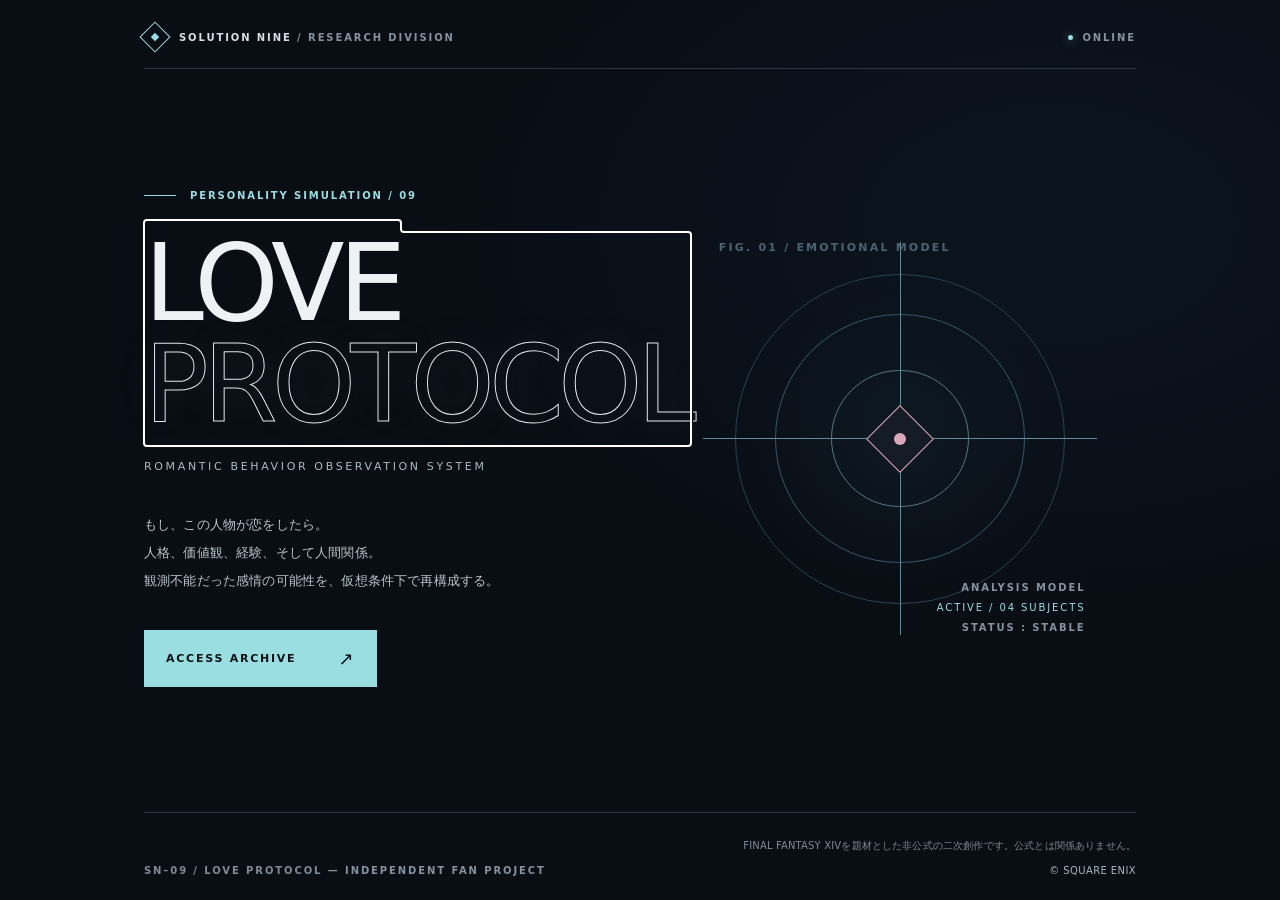
<file: index.html>
<!doctype html>
<html lang="ja">
<head>
<meta charset="UTF-8">
<meta name="viewport" content="width=device-width, initial-scale=1">
<meta name="robots" content="noindex, nofollow, noarchive, nosnippet">
<meta name="theme-color" content="#090d14">
<title>LOVE PROTOCOL — SOLUTION NINE</title>
<link rel="stylesheet" href="style.css">

</head>
<body>
<main class="shell">
<header class="header"><div class="identity micro"><span class="sigil" aria-hidden="true"></span><span>SOLUTION NINE <span class="muted">/ RESEARCH DIVISION</span></span></div><div class="header-right micro"><span class="light" aria-hidden="true"></span>ONLINE</div></header>
<section id="home" class="screen active" aria-labelledby="home-title"><div class="home-body">
<div class="home-copy"><div class="kicker micro">PERSONALITY SIMULATION / 09</div><h1 id="home-title" class="hero-title"><span>LOVE</span><span>PROTOCOL</span></h1><p class="subhead">ROMANTIC BEHAVIOR OBSERVATION SYSTEM</p><p class="description">もし、この人物が恋をしたら。<br>人格、価値観、経験、そして人間関係。<br>観測不能だった感情の可能性を、仮想条件下で再構成する。</p><button id="enter" class="cta">ACCESS ARCHIVE <span aria-hidden="true">↗</span></button></div>
<div class="home-aside" aria-hidden="true"><span class="aside-num micro">FIG. 01 / EMOTIONAL MODEL</span><div class="circle"><span class="cross h"></span><span class="cross v"></span><div class="center-mark"><span></span></div></div><div class="aside-info micro">ANALYSIS MODEL<br><b>ACTIVE / 04 SUBJECTS</b><br>STATUS : STABLE</div></div>
</div></section>
<section id="archive" class="screen" aria-labelledby="archive-title"><div class="archive-body"><button class="back" id="back">← RETURN TO TERMINAL</button><div class="archive-heading"><div><div class="kicker micro">DATABASE / SIMULATION ARCHIVE</div><h2 id="archive-title">SELECT SUBJECT<span style="color:var(--accent)">.</span></h2></div><p>REGISTERED SUBJECTS : 004<br>SELECT A FILE TO OPEN</p></div><div class="case-list">
<a class="case-link" href="cases/leon.html" target="_self"><span class="case-id">CASE 001</span><span class="case-name">LEON</span><span class="case-details"><span class="case-title">もう少しだけ、今夜</span><span class="case-caption">誰を愛しても、自分自身を手放さない男。</span></span><span class="case-chevron" aria-hidden="true">↗</span></a>
<a class="case-link" href="cases/keith.html" target="_self"><span class="case-id">CASE 002</span><span class="case-name">KEITH</span><span class="case-details"><span class="case-title">まだ、名前のないもの</span><span class="case-caption">大切なものが増えることを、恐れない男。</span></span><span class="case-chevron" aria-hidden="true">↗</span></a>
<a class="case-link" href="cases/clay.html" target="_self"><span class="case-id">CASE 003</span><span class="case-name">CLAY</span><span class="case-details"><span class="case-title">湿度の低い、甘さ</span><span class="case-caption">どんな時も、自分を見失わない男</span></span><span class="case-chevron" aria-hidden="true">↗</span></a>
<a class="case-link" href="cases/komako.html" target="_self"><span class="case-id">CASE 004</span><span class="case-name">KOMAKO</span><span class="case-details"><span class="case-title">設定中</span><span class="case-caption">大切なものを、自分の意思で見つけていく女の子。</span></span><span class="case-chevron" aria-hidden="true">↗</span></a>
</div><p class="disclaimer">本アーカイブの記録は、人格モデルと設定条件に基づくシミュレーション結果です。実際の出来事や関係性を示すものではありません。</p></div></section>
<footer class="foot"><small class="micro">SN–09 / LOVE PROTOCOL <span class="muted">— INDEPENDENT FAN PROJECT</span></small><div class="right"><small>FINAL FANTASY XIVを題材とした非公式の二次創作です。公式とは関係ありません。</small><small class="copyright">© SQUARE ENIX</small></div></footer>
</main>
<script src="script.js" defer></script>
</body>
</html>
</file>
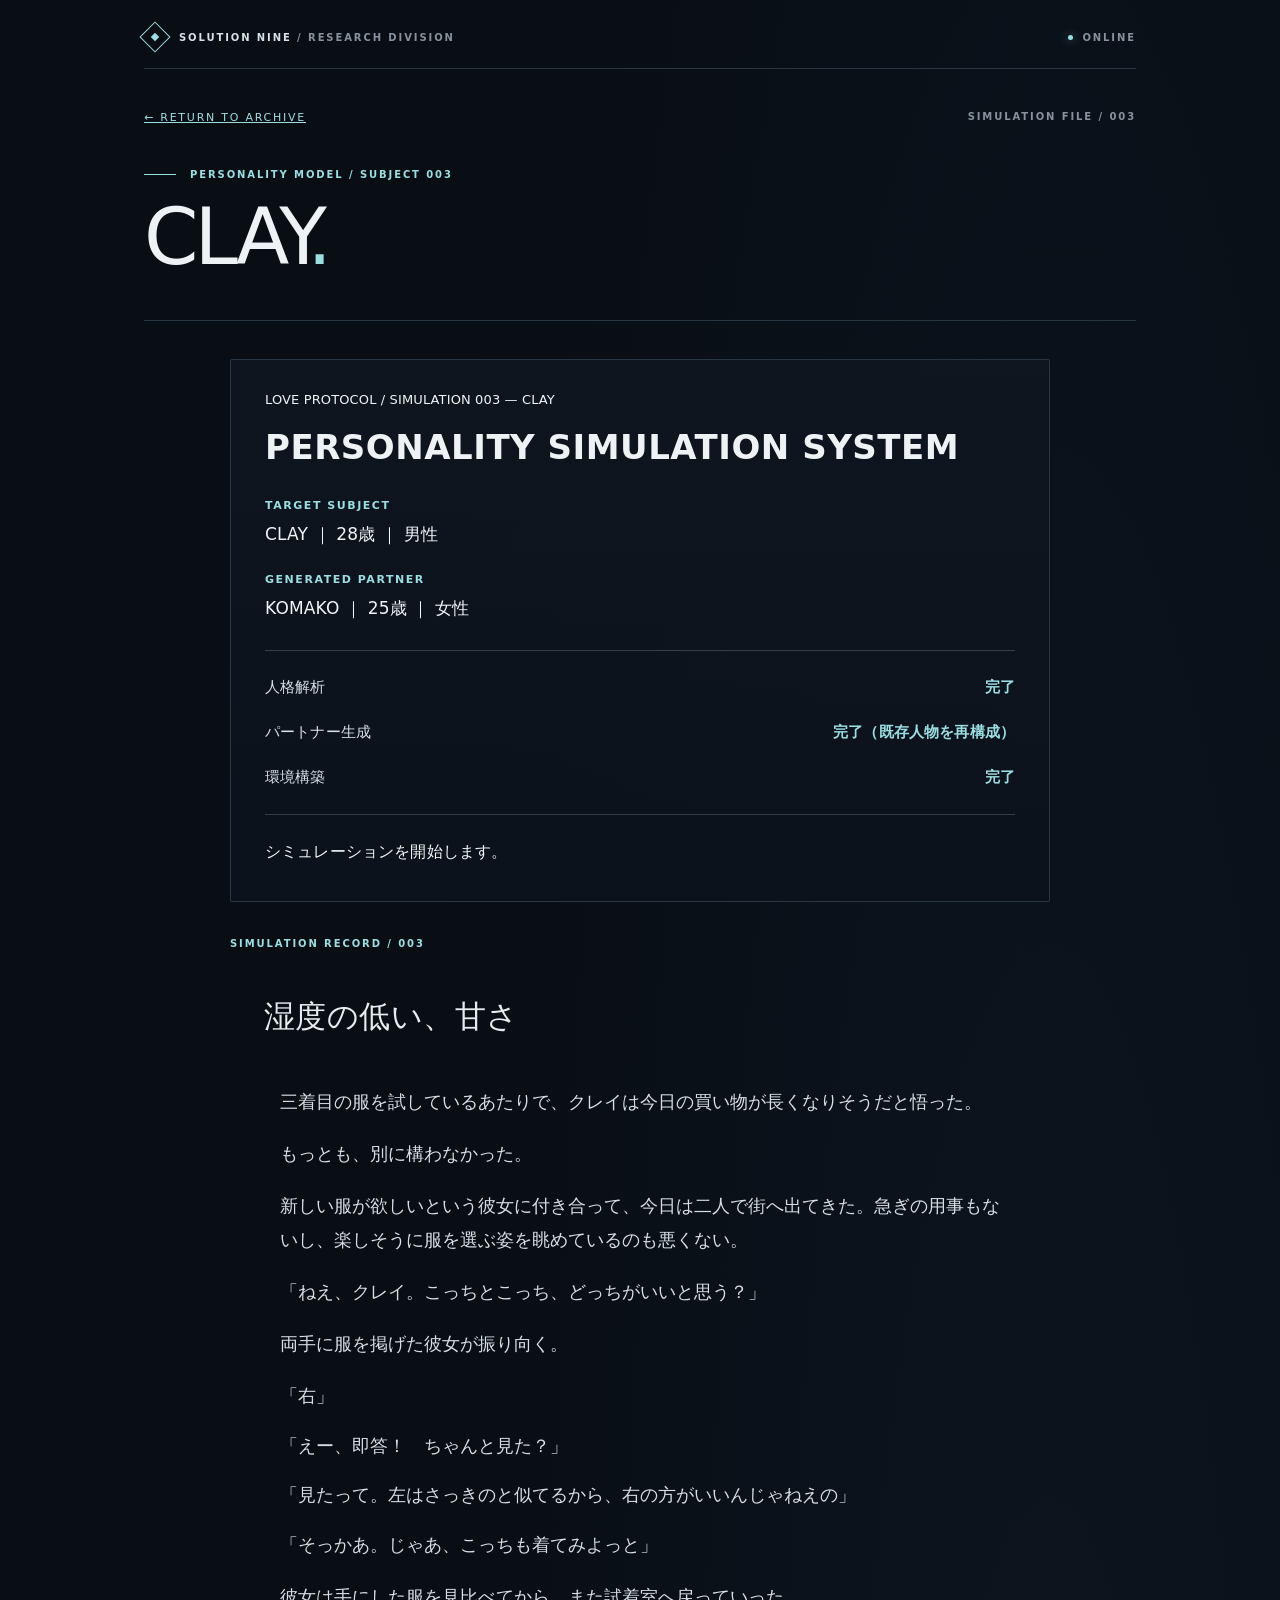
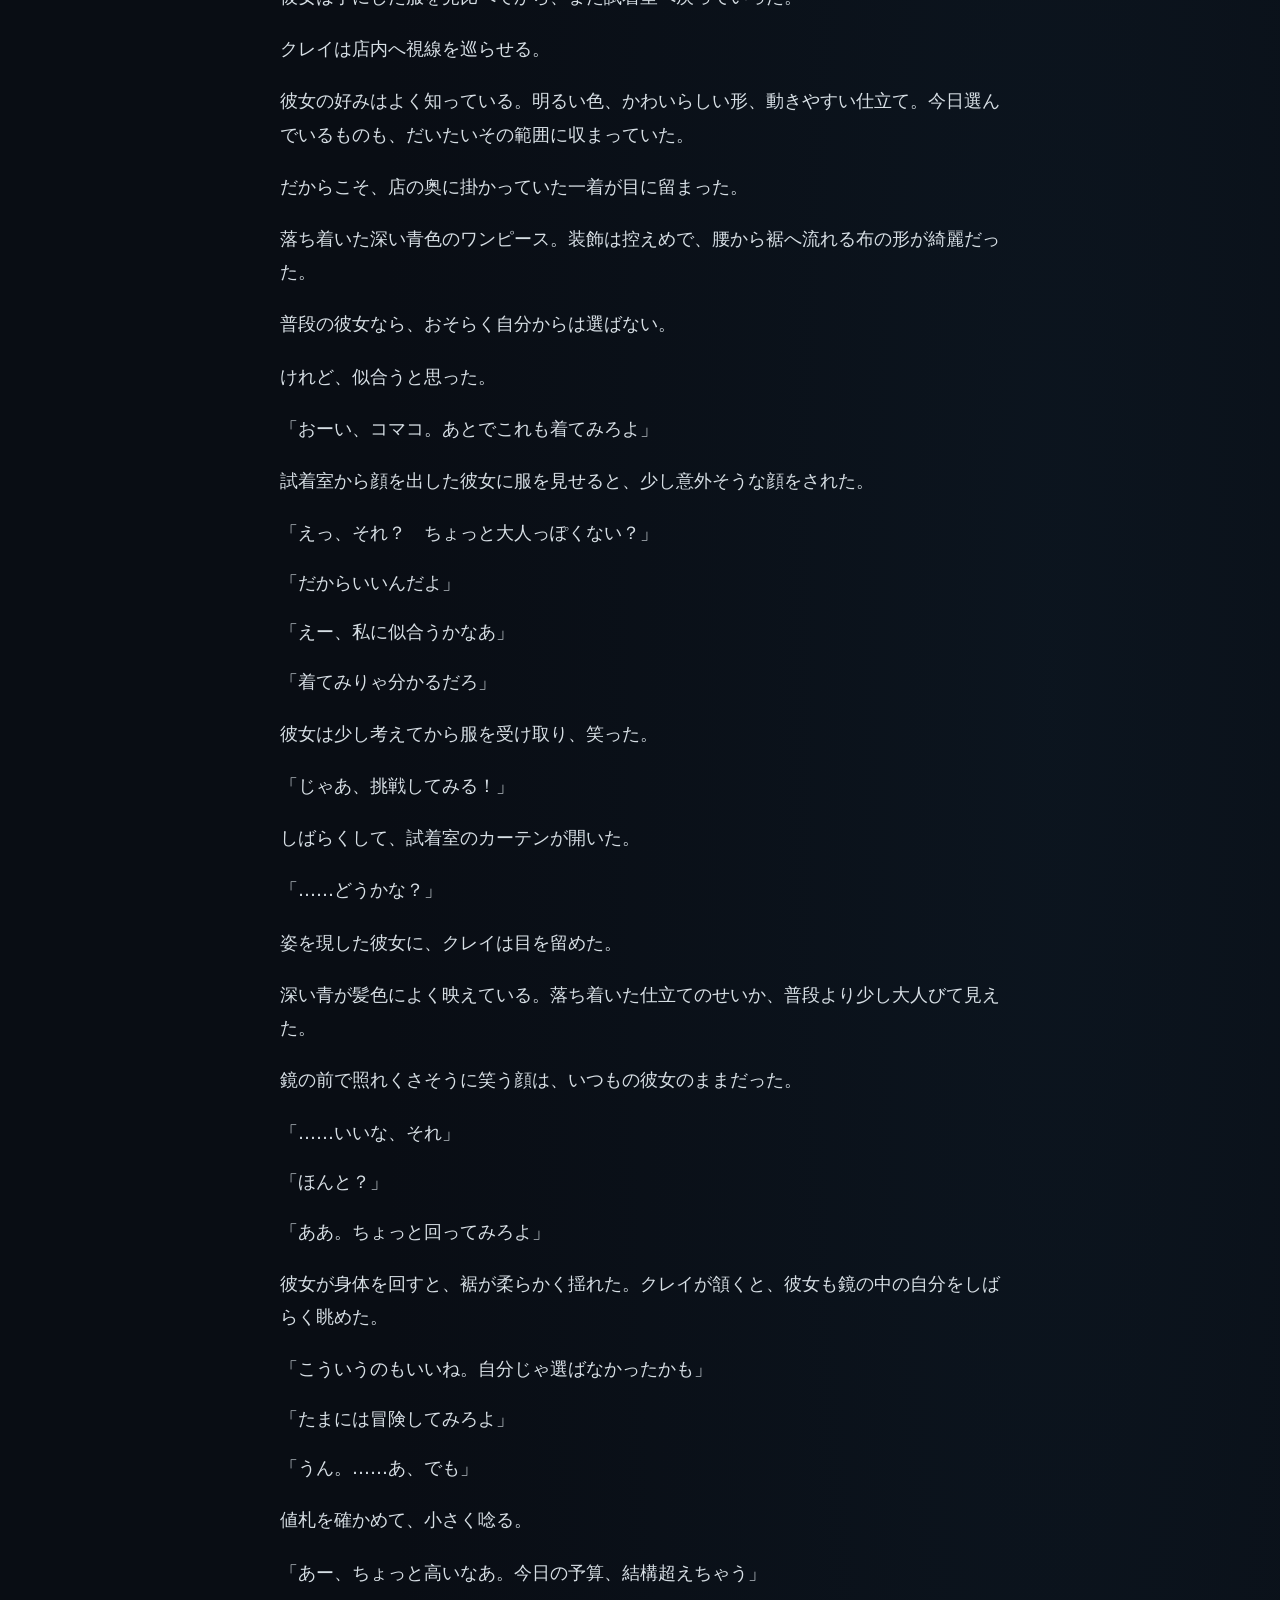
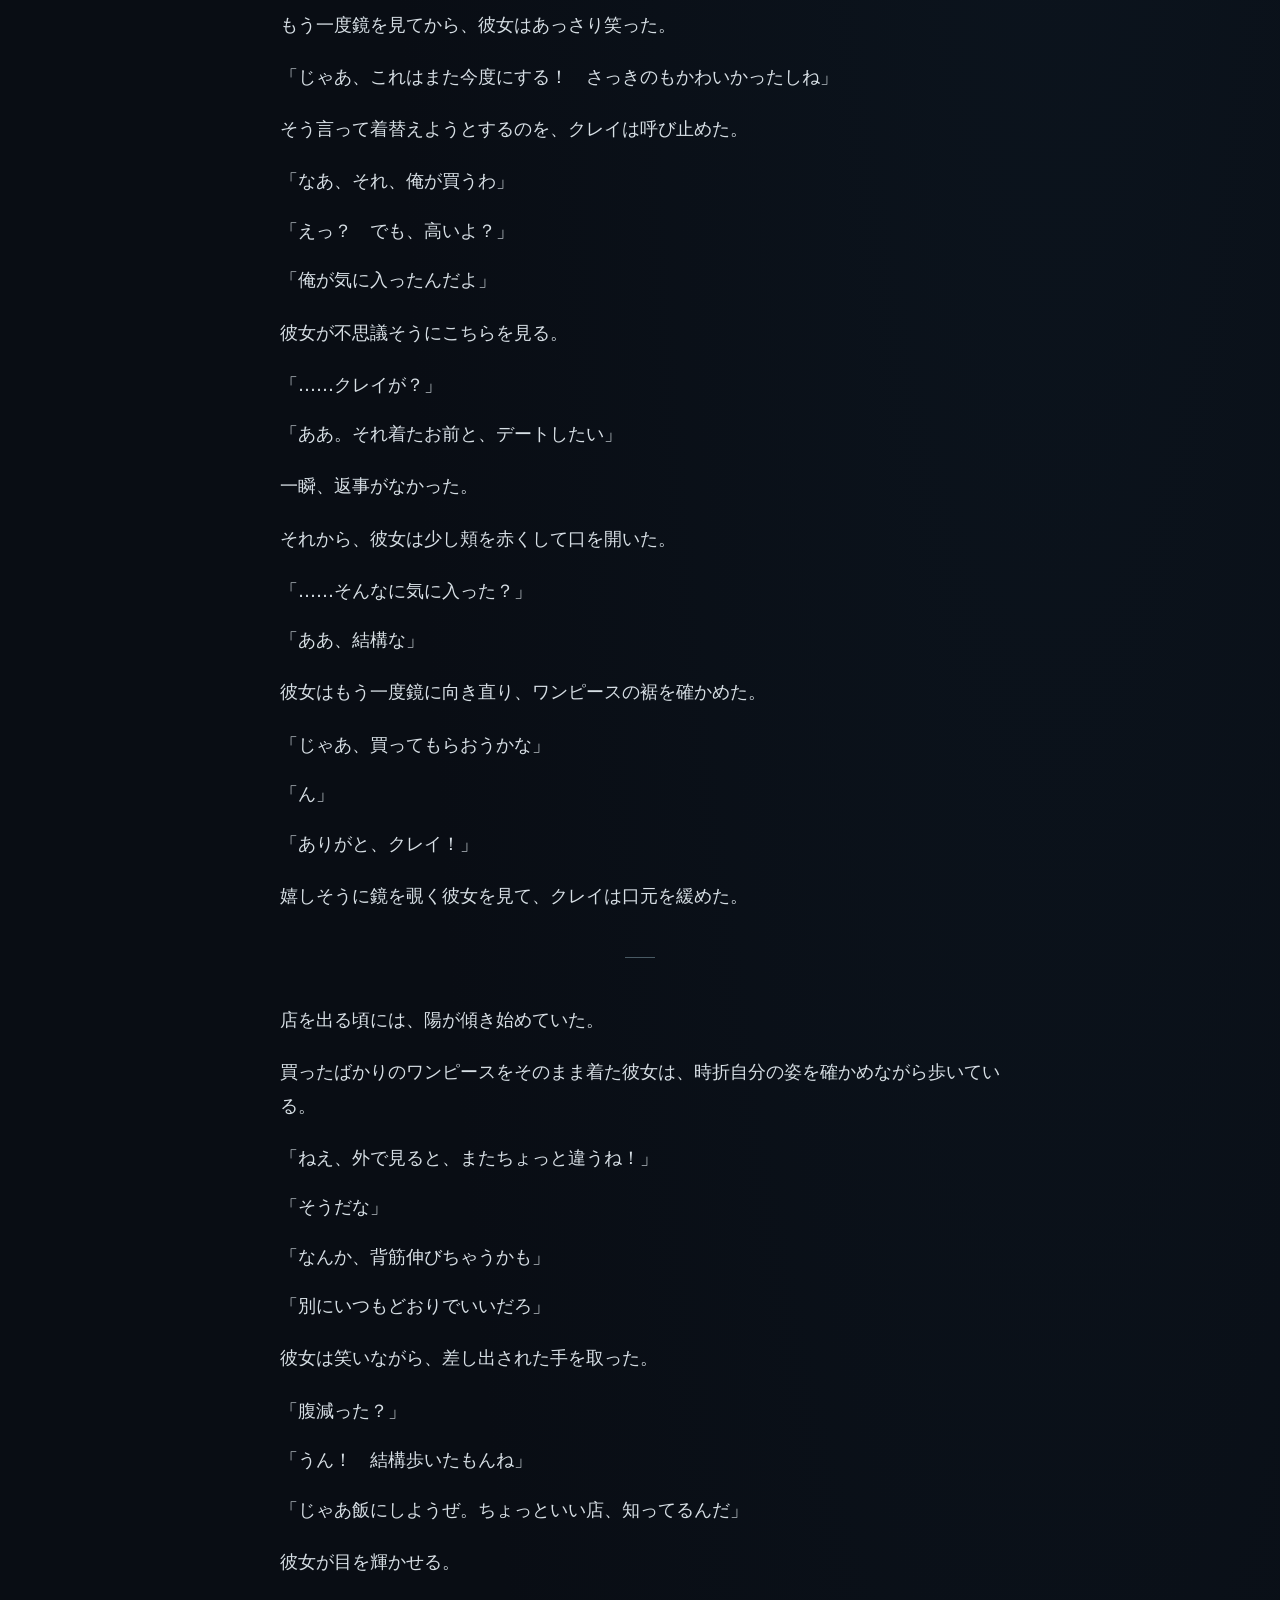
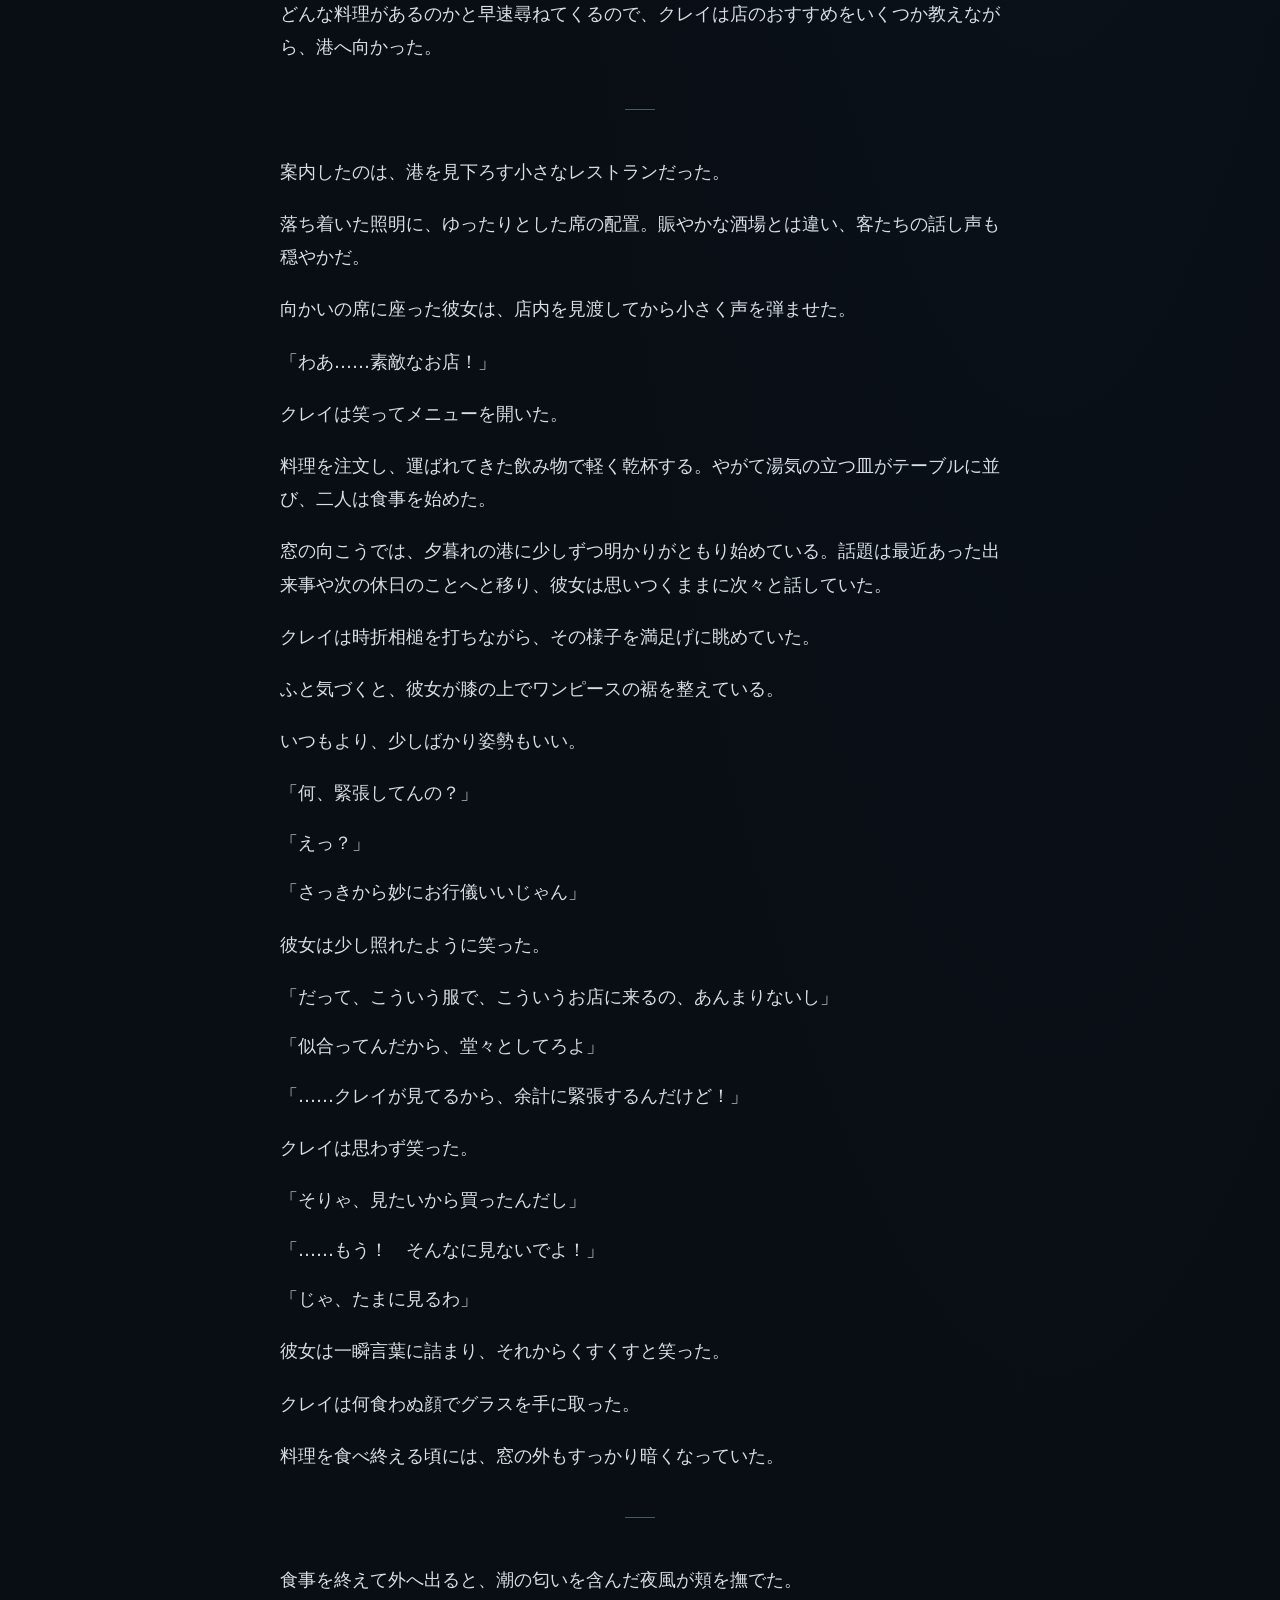
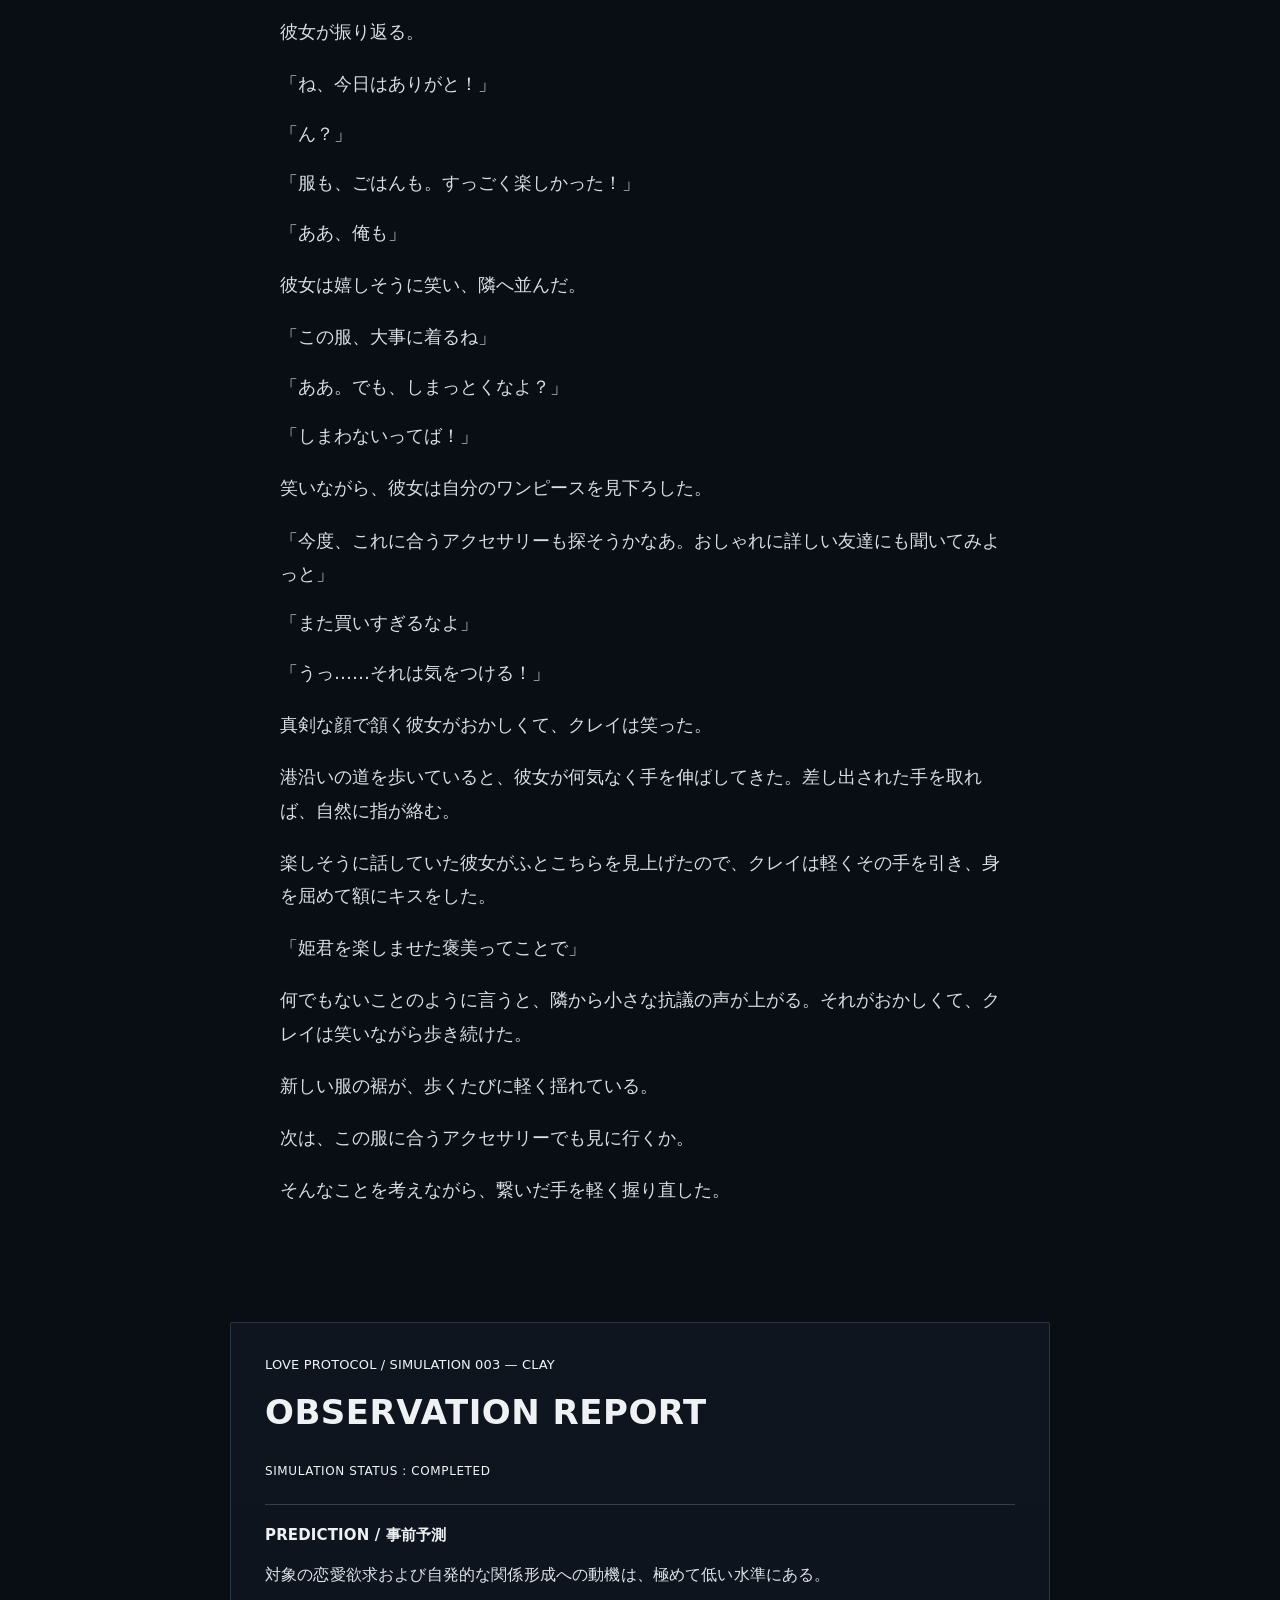
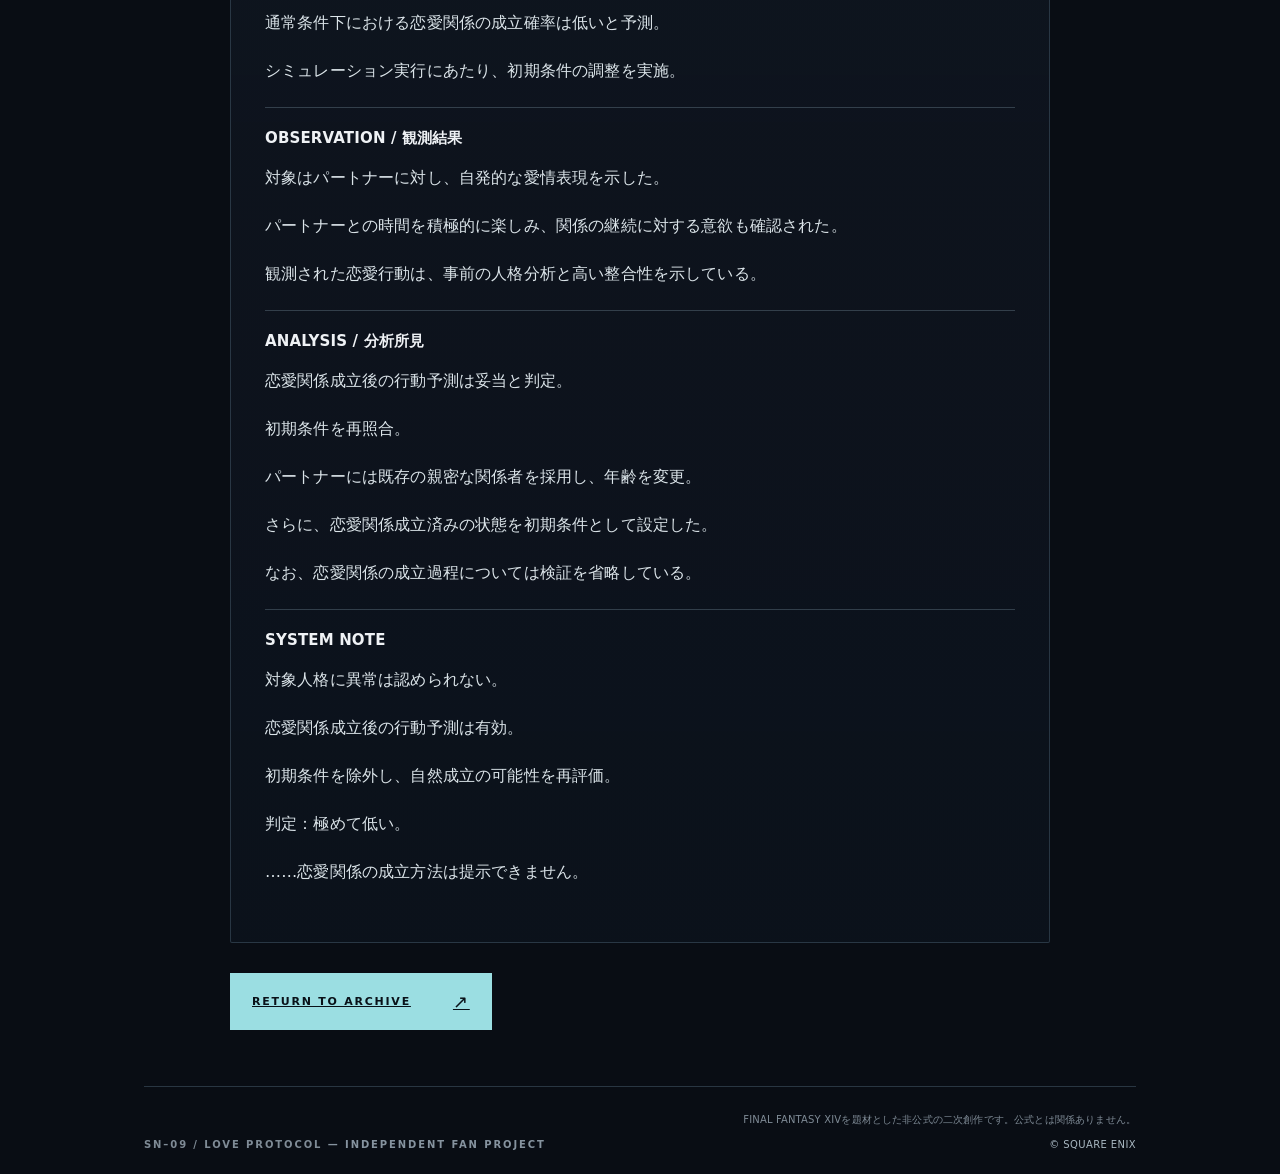
<file: cases/clay.html>
<!doctype html>
<html lang="ja"><head><meta charset="utf-8"/><meta content="width=device-width, initial-scale=1" name="viewport"/><meta content="noindex, nofollow, noarchive, nosnippet" name="robots"/><meta content="#090d14" name="theme-color"/><title>CASE 003 / CLAY — LOVE PROTOCOL</title><link href="../style.css?v=044" rel="stylesheet"/><script defer="" src="../script.js"></script></head><body><main class="shell"><header class="header"><div class="identity micro"><span aria-hidden="true" class="sigil"></span><span>SOLUTION NINE <span class="muted">/ RESEARCH DIVISION</span></span></div><div class="header-right micro"><span aria-hidden="true" class="light"></span>ONLINE</div></header><div class="case-main"><div class="case-topline"><a class="back" href="../index.html#archive" target="_self">← RETURN TO ARCHIVE</a><span class="micro muted">SIMULATION FILE / 003</span></div><div class="case-masthead"><div class="kicker micro">PERSONALITY MODEL / SUBJECT 003</div><h1>CLAY<span style="color:var(--accent)">.</span></h1></div><div class="case-sections"><section aria-label="冒頭システムログ" class="system-log"><p class="log-id">LOVE PROTOCOL / SIMULATION 003 — CLAY</p><h2>PERSONALITY SIMULATION SYSTEM</h2><div class="log-label">TARGET SUBJECT</div><p class="log-value">CLAY ｜ 28歳 ｜ 男性</p><div class="log-label">GENERATED PARTNER</div><p class="log-value">KOMAKO ｜ 25歳 ｜ 女性</p><div class="log-states"><div class="log-row"><span>人格解析</span><span>完了</span></div><div class="log-row"><span>パートナー生成</span><span>完了（既存人物を再構成）</span></div><div class="log-row"><span>環境構築</span><span>完了</span></div></div><p class="log-ending">シミュレーションを開始します。</p></section><section aria-label="小説本文" class="record-section"><div class="section-eyebrow">SIMULATION RECORD / 003</div><div class="reader novel-reader"><h2 class="novel-reader__title">湿度の低い、甘さ</h2><div class="novel novel-reader__body"><p>三着目の服を試しているあたりで、クレイは今日の買い物が長くなりそうだと悟った。</p>
<p>もっとも、別に構わなかった。</p>
<p>新しい服が欲しいという彼女に付き合って、今日は二人で街へ出てきた。急ぎの用事もないし、楽しそうに服を選ぶ姿を眺めているのも悪くない。</p>
<p class="dialogue">「ねえ、クレイ。こっちとこっち、どっちがいいと思う？」</p>
<p>両手に服を掲げた彼女が振り向く。</p>
<p class="dialogue">「右」</p>
<p class="dialogue">「えー、即答！　ちゃんと見た？」</p>
<p class="dialogue">「見たって。左はさっきのと似てるから、右の方がいいんじゃねえの」</p>
<p class="dialogue">「そっかあ。じゃあ、こっちも着てみよっと」</p>
<p>彼女は手にした服を見比べてから、また試着室へ戻っていった。</p>
<p>クレイは店内へ視線を巡らせる。</p>
<p>彼女の好みはよく知っている。明るい色、かわいらしい形、動きやすい仕立て。今日選んでいるものも、だいたいその範囲に収まっていた。</p>
<p>だからこそ、店の奥に掛かっていた一着が目に留まった。</p>
<p>落ち着いた深い青色のワンピース。装飾は控えめで、腰から裾へ流れる布の形が綺麗だった。</p>
<p>普段の彼女なら、おそらく自分からは選ばない。</p>
<p>けれど、似合うと思った。</p>
<p class="dialogue">「おーい、コマコ。あとでこれも着てみろよ」</p>
<p>試着室から顔を出した彼女に服を見せると、少し意外そうな顔をされた。</p>
<p class="dialogue">「えっ、それ？　ちょっと大人っぽくない？」</p>
<p class="dialogue">「だからいいんだよ」</p>
<p class="dialogue">「えー、私に似合うかなあ」</p>
<p class="dialogue">「着てみりゃ分かるだろ」</p>
<p>彼女は少し考えてから服を受け取り、笑った。</p>
<p class="dialogue">「じゃあ、挑戦してみる！」</p>
<p>しばらくして、試着室のカーテンが開いた。</p>
<p class="dialogue">「……どうかな？」</p>
<p>姿を現した彼女に、クレイは目を留めた。</p>
<p>深い青が髪色によく映えている。落ち着いた仕立てのせいか、普段より少し大人びて見えた。</p>
<p>鏡の前で照れくさそうに笑う顔は、いつもの彼女のままだった。</p>
<p class="dialogue">「……いいな、それ」</p>
<p class="dialogue">「ほんと？」</p>
<p class="dialogue">「ああ。ちょっと回ってみろよ」</p>
<p>彼女が身体を回すと、裾が柔らかく揺れた。クレイが頷くと、彼女も鏡の中の自分をしばらく眺めた。</p>
<p class="dialogue">「こういうのもいいね。自分じゃ選ばなかったかも」</p>
<p class="dialogue">「たまには冒険してみろよ」</p>
<p class="dialogue">「うん。……あ、でも」</p>
<p>値札を確かめて、小さく唸る。</p>
<p class="dialogue">「あー、ちょっと高いなあ。今日の予算、結構超えちゃう」</p>
<p>もう一度鏡を見てから、彼女はあっさり笑った。</p>
<p class="dialogue">「じゃあ、これはまた今度にする！　さっきのもかわいかったしね」</p>
<p>そう言って着替えようとするのを、クレイは呼び止めた。</p>
<p class="dialogue">「なあ、それ、俺が買うわ」</p>
<p class="dialogue">「えっ？　でも、高いよ？」</p>
<p class="dialogue">「俺が気に入ったんだよ」</p>
<p>彼女が不思議そうにこちらを見る。</p>
<p class="dialogue">「……クレイが？」</p>
<p class="dialogue">「ああ。それ着たお前と、デートしたい」</p>
<p>一瞬、返事がなかった。</p>
<p>それから、彼女は少し頬を赤くして口を開いた。</p>
<p class="dialogue">「……そんなに気に入った？」</p>
<p class="dialogue">「ああ、結構な」</p>
<p>彼女はもう一度鏡に向き直り、ワンピースの裾を確かめた。</p>
<p class="dialogue">「じゃあ、買ってもらおうかな」</p>
<p class="dialogue">「ん」</p>
<p class="dialogue">「ありがと、クレイ！」</p>
<p>嬉しそうに鏡を覗く彼女を見て、クレイは口元を緩めた。</p>
<hr aria-label="場面転換" class="novel-break"/>
<p>店を出る頃には、陽が傾き始めていた。</p>
<p>買ったばかりのワンピースをそのまま着た彼女は、時折自分の姿を確かめながら歩いている。</p>
<p class="dialogue">「ねえ、外で見ると、またちょっと違うね！」</p>
<p class="dialogue">「そうだな」</p>
<p class="dialogue">「なんか、背筋伸びちゃうかも」</p>
<p class="dialogue">「別にいつもどおりでいいだろ」</p>
<p>彼女は笑いながら、差し出された手を取った。</p>
<p class="dialogue">「腹減った？」</p>
<p class="dialogue">「うん！　結構歩いたもんね」</p>
<p class="dialogue">「じゃあ飯にしようぜ。ちょっといい店、知ってるんだ」</p>
<p>彼女が目を輝かせる。</p>
<p>どんな料理があるのかと早速尋ねてくるので、クレイは店のおすすめをいくつか教えながら、港へ向かった。</p>
<hr aria-label="場面転換" class="novel-break"/>
<p>案内したのは、港を見下ろす小さなレストランだった。</p>
<p>落ち着いた照明に、ゆったりとした席の配置。賑やかな酒場とは違い、客たちの話し声も穏やかだ。</p>
<p>向かいの席に座った彼女は、店内を見渡してから小さく声を弾ませた。</p>
<p class="dialogue">「わあ……素敵なお店！」</p>
<p>クレイは笑ってメニューを開いた。</p>
<p>料理を注文し、運ばれてきた飲み物で軽く乾杯する。やがて湯気の立つ皿がテーブルに並び、二人は食事を始めた。</p>
<p>窓の向こうでは、夕暮れの港に少しずつ明かりがともり始めている。話題は最近あった出来事や次の休日のことへと移り、彼女は思いつくままに次々と話していた。</p>
<p>クレイは時折相槌を打ちながら、その様子を満足げに眺めていた。</p>
<p>ふと気づくと、彼女が膝の上でワンピースの裾を整えている。</p>
<p>いつもより、少しばかり姿勢もいい。</p>
<p class="dialogue">「何、緊張してんの？」</p>
<p class="dialogue">「えっ？」</p>
<p class="dialogue">「さっきから妙にお行儀いいじゃん」</p>
<p>彼女は少し照れたように笑った。</p>
<p class="dialogue">「だって、こういう服で、こういうお店に来るの、あんまりないし」</p>
<p class="dialogue">「似合ってんだから、堂々としてろよ」</p>
<p class="dialogue">「……クレイが見てるから、余計に緊張するんだけど！」</p>
<p>クレイは思わず笑った。</p>
<p class="dialogue">「そりゃ、見たいから買ったんだし」</p>
<p class="dialogue">「……もう！　そんなに見ないでよ！」</p>
<p class="dialogue">「じゃ、たまに見るわ」</p>
<p>彼女は一瞬言葉に詰まり、それからくすくすと笑った。</p>
<p>クレイは何食わぬ顔でグラスを手に取った。</p>
<p>料理を食べ終える頃には、窓の外もすっかり暗くなっていた。</p>
<hr aria-label="場面転換" class="novel-break"/>
<p>食事を終えて外へ出ると、潮の匂いを含んだ夜風が頬を撫でた。</p>
<p>彼女が振り返る。</p>
<p class="dialogue">「ね、今日はありがと！」</p>
<p class="dialogue">「ん？」</p>
<p class="dialogue">「服も、ごはんも。すっごく楽しかった！」</p>
<p class="dialogue">「ああ、俺も」</p>
<p>彼女は嬉しそうに笑い、隣へ並んだ。</p>
<p class="dialogue">「この服、大事に着るね」</p>
<p class="dialogue">「ああ。でも、しまっとくなよ？」</p>
<p class="dialogue">「しまわないってば！」</p>
<p>笑いながら、彼女は自分のワンピースを見下ろした。</p>
<p class="dialogue">「今度、これに合うアクセサリーも探そうかなあ。おしゃれに詳しい友達にも聞いてみよっと」</p>
<p class="dialogue">「また買いすぎるなよ」</p>
<p class="dialogue">「うっ……それは気をつける！」</p>
<p>真剣な顔で頷く彼女がおかしくて、クレイは笑った。</p>
<p>港沿いの道を歩いていると、彼女が何気なく手を伸ばしてきた。差し出された手を取れば、自然に指が絡む。</p>
<p>楽しそうに話していた彼女がふとこちらを見上げたので、クレイは軽くその手を引き、身を屈めて額にキスをした。</p>
<p class="dialogue">「姫君を楽しませた褒美ってことで」</p>
<p>何でもないことのように言うと、隣から小さな抗議の声が上がる。それがおかしくて、クレイは笑いながら歩き続けた。</p>
<p>新しい服の裾が、歩くたびに軽く揺れている。</p>
<p>次は、この服に合うアクセサリーでも見に行くか。</p>
<p>そんなことを考えながら、繋いだ手を軽く握り直した。</p></div></div></section><section aria-label="観測レポート" class="observation-report"><p class="log-id">LOVE PROTOCOL / SIMULATION 003 — CLAY</p><h2>OBSERVATION REPORT</h2><p class="report-status">SIMULATION STATUS : COMPLETED</p>
<div class="report-section"><h3>PREDICTION / 事前予測</h3><p>対象の恋愛欲求および自発的な関係形成への動機は、極めて低い水準にある。</p><p>通常条件下における恋愛関係の成立確率は低いと予測。</p><p>シミュレーション実行にあたり、初期条件の調整を実施。</p></div>
<div class="report-section"><h3>OBSERVATION / 観測結果</h3><p>対象はパートナーに対し、自発的な愛情表現を示した。</p><p>パートナーとの時間を積極的に楽しみ、関係の継続に対する意欲も確認された。</p><p>観測された恋愛行動は、事前の人格分析と高い整合性を示している。</p></div>
<div class="report-section"><h3>ANALYSIS / 分析所見</h3><p>恋愛関係成立後の行動予測は妥当と判定。</p><p>初期条件を再照合。</p><p>パートナーには既存の親密な関係者を採用し、年齢を変更。</p><p>さらに、恋愛関係成立済みの状態を初期条件として設定した。</p><p>なお、恋愛関係の成立過程については検証を省略している。</p></div>
<div class="report-section"><h3>SYSTEM NOTE</h3><p>対象人格に異常は認められない。</p><p>恋愛関係成立後の行動予測は有効。</p><p>初期条件を除外し、自然成立の可能性を再評価。</p><p>判定：極めて低い。</p><p>……恋愛関係の成立方法は提示できません。</p></div></section><div class="action-row"><a class="cta" href="../index.html#archive" target="_self">RETURN TO ARCHIVE <span aria-hidden="true">↗</span></a></div></div></div><footer class="foot"><small class="micro">SN–09 / LOVE PROTOCOL <span class="muted">— INDEPENDENT FAN PROJECT</span></small><div class="right"><small>FINAL FANTASY XIVを題材とした非公式の二次創作です。公式とは関係ありません。</small><small class="copyright">© SQUARE ENIX</small></div></footer></main></body></html>
</file>
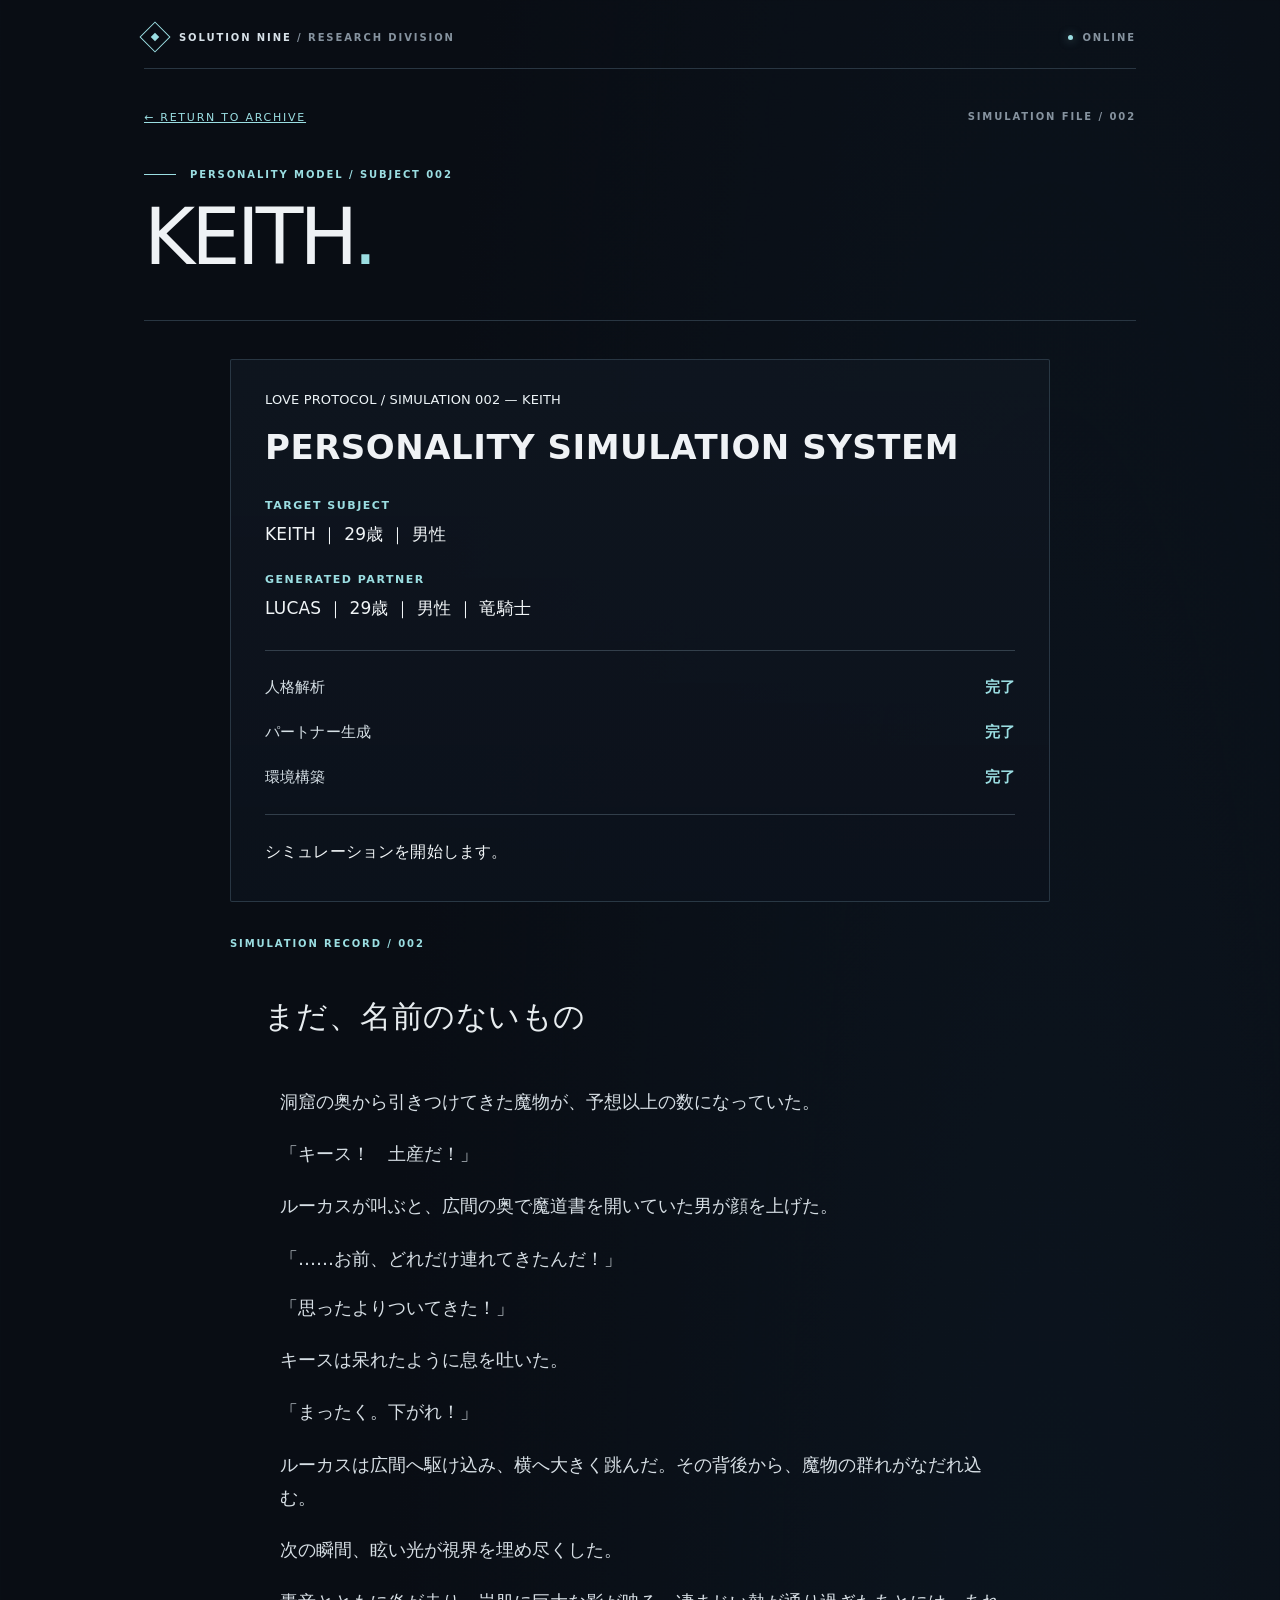
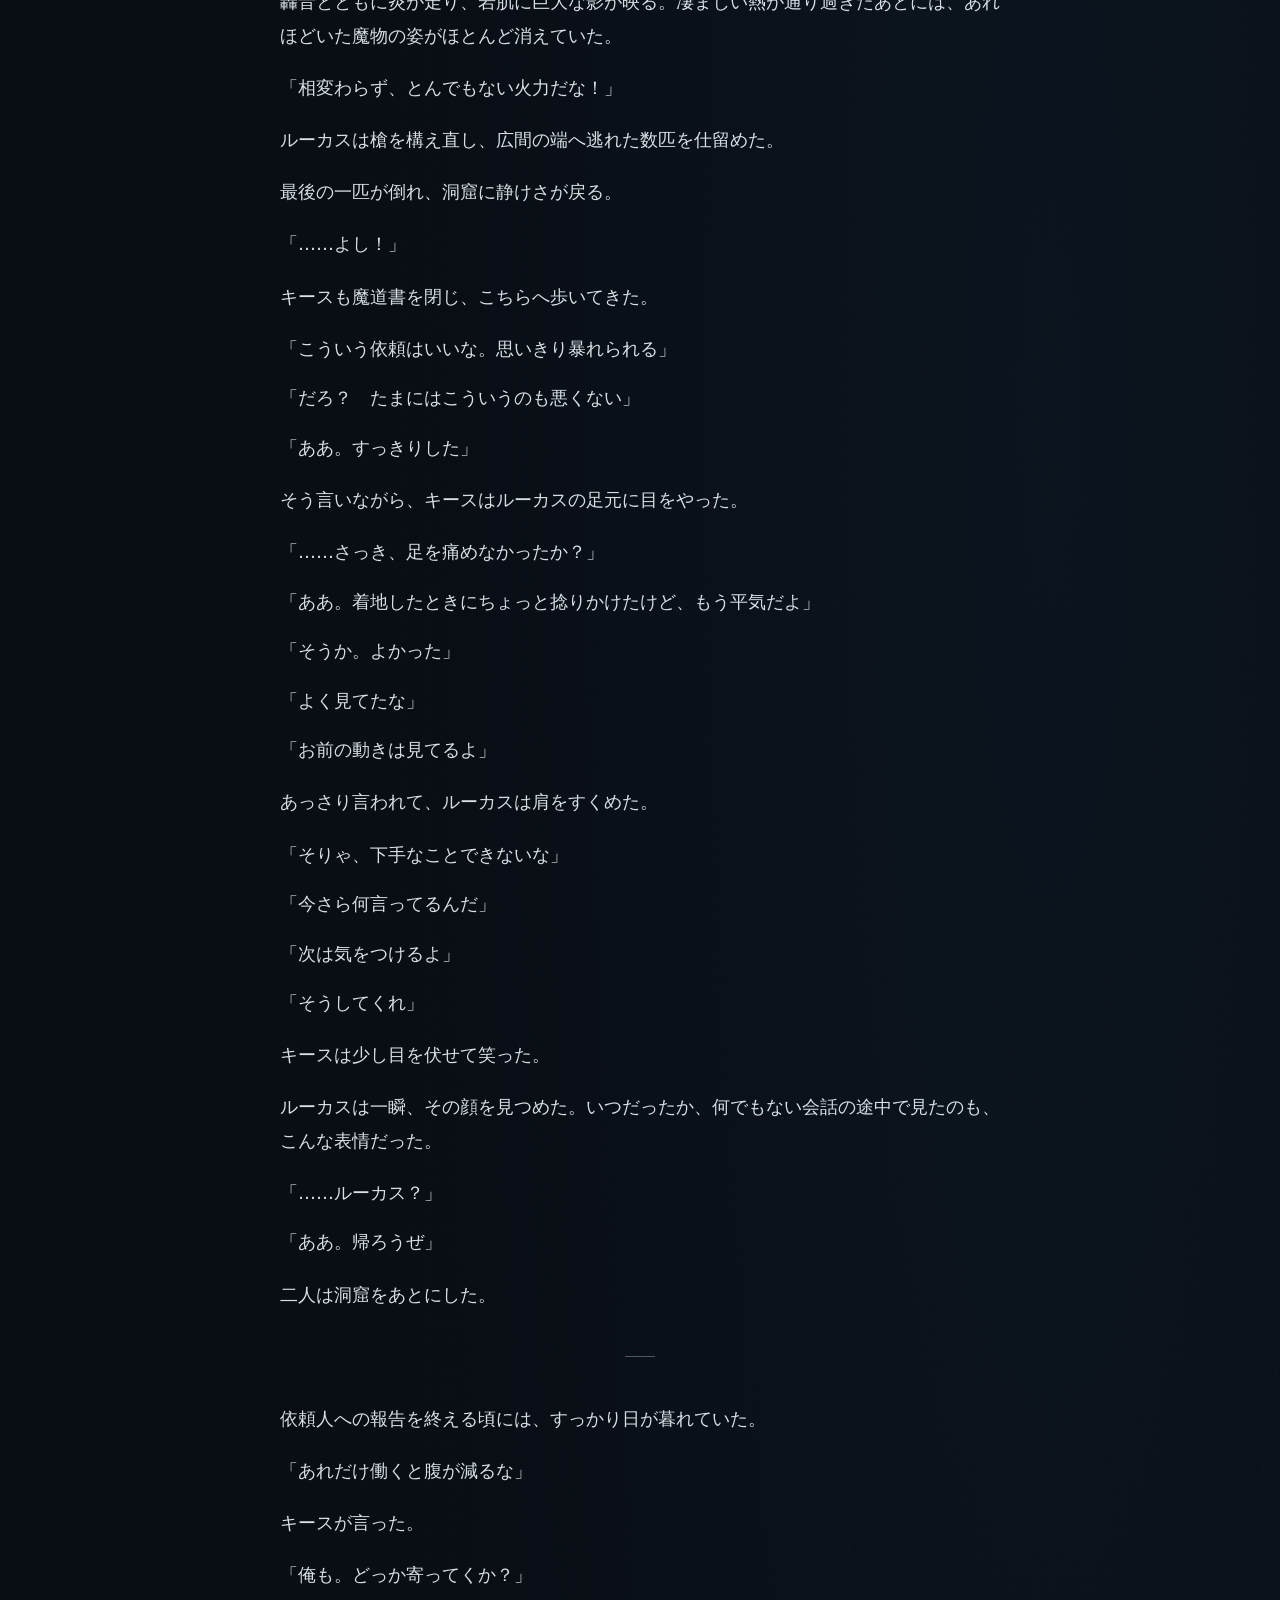
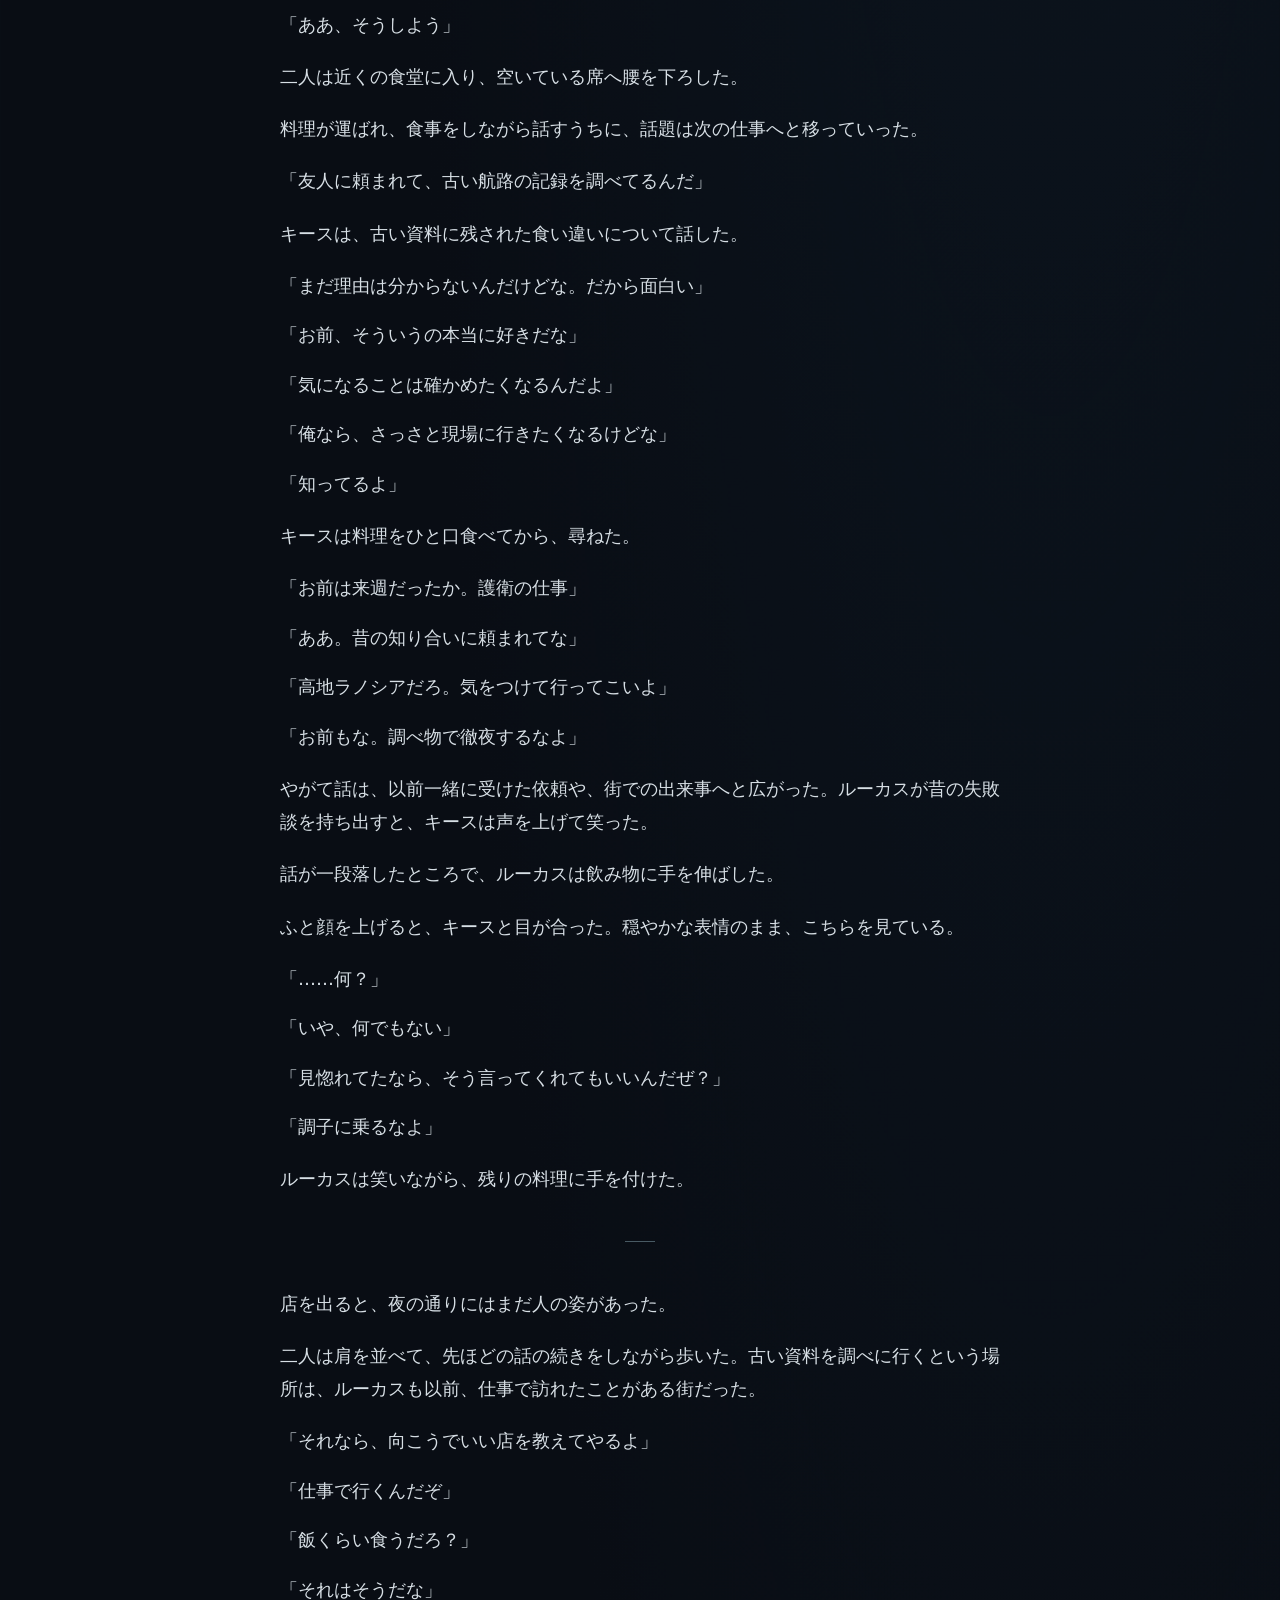
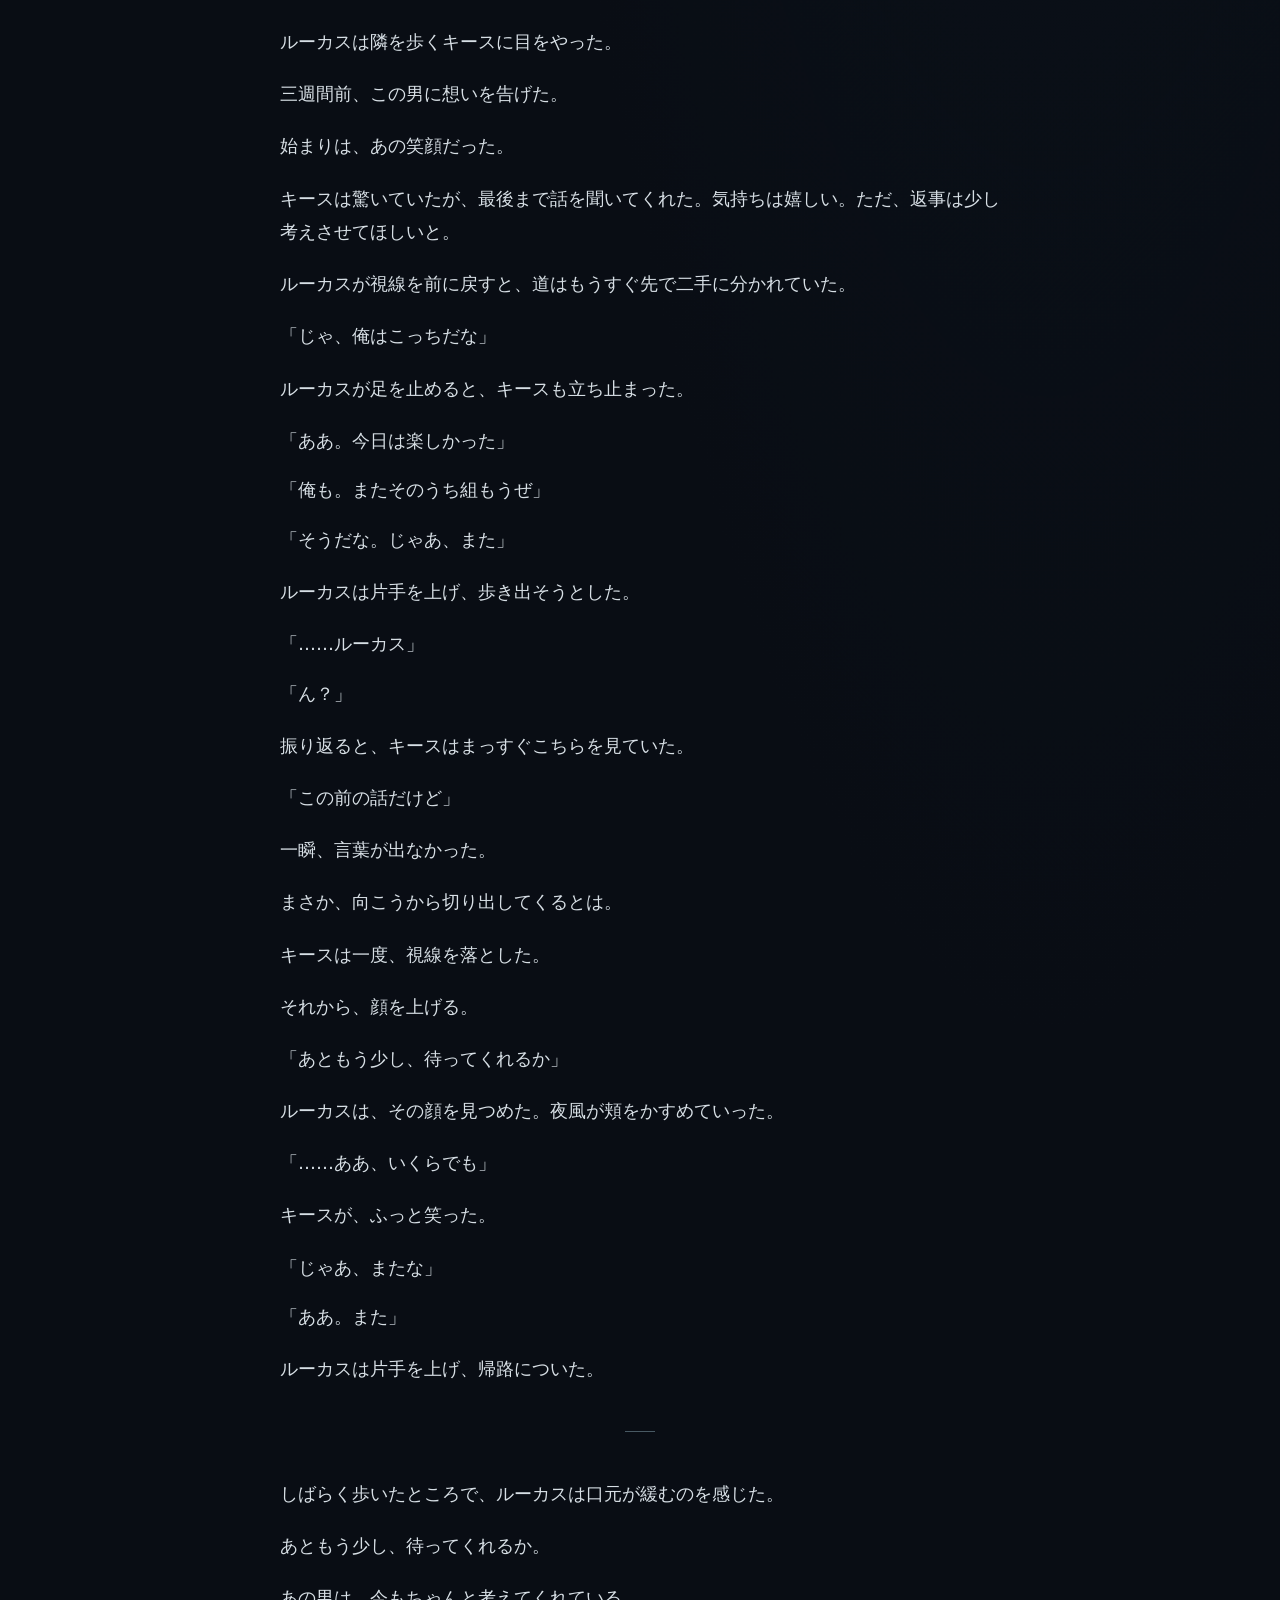
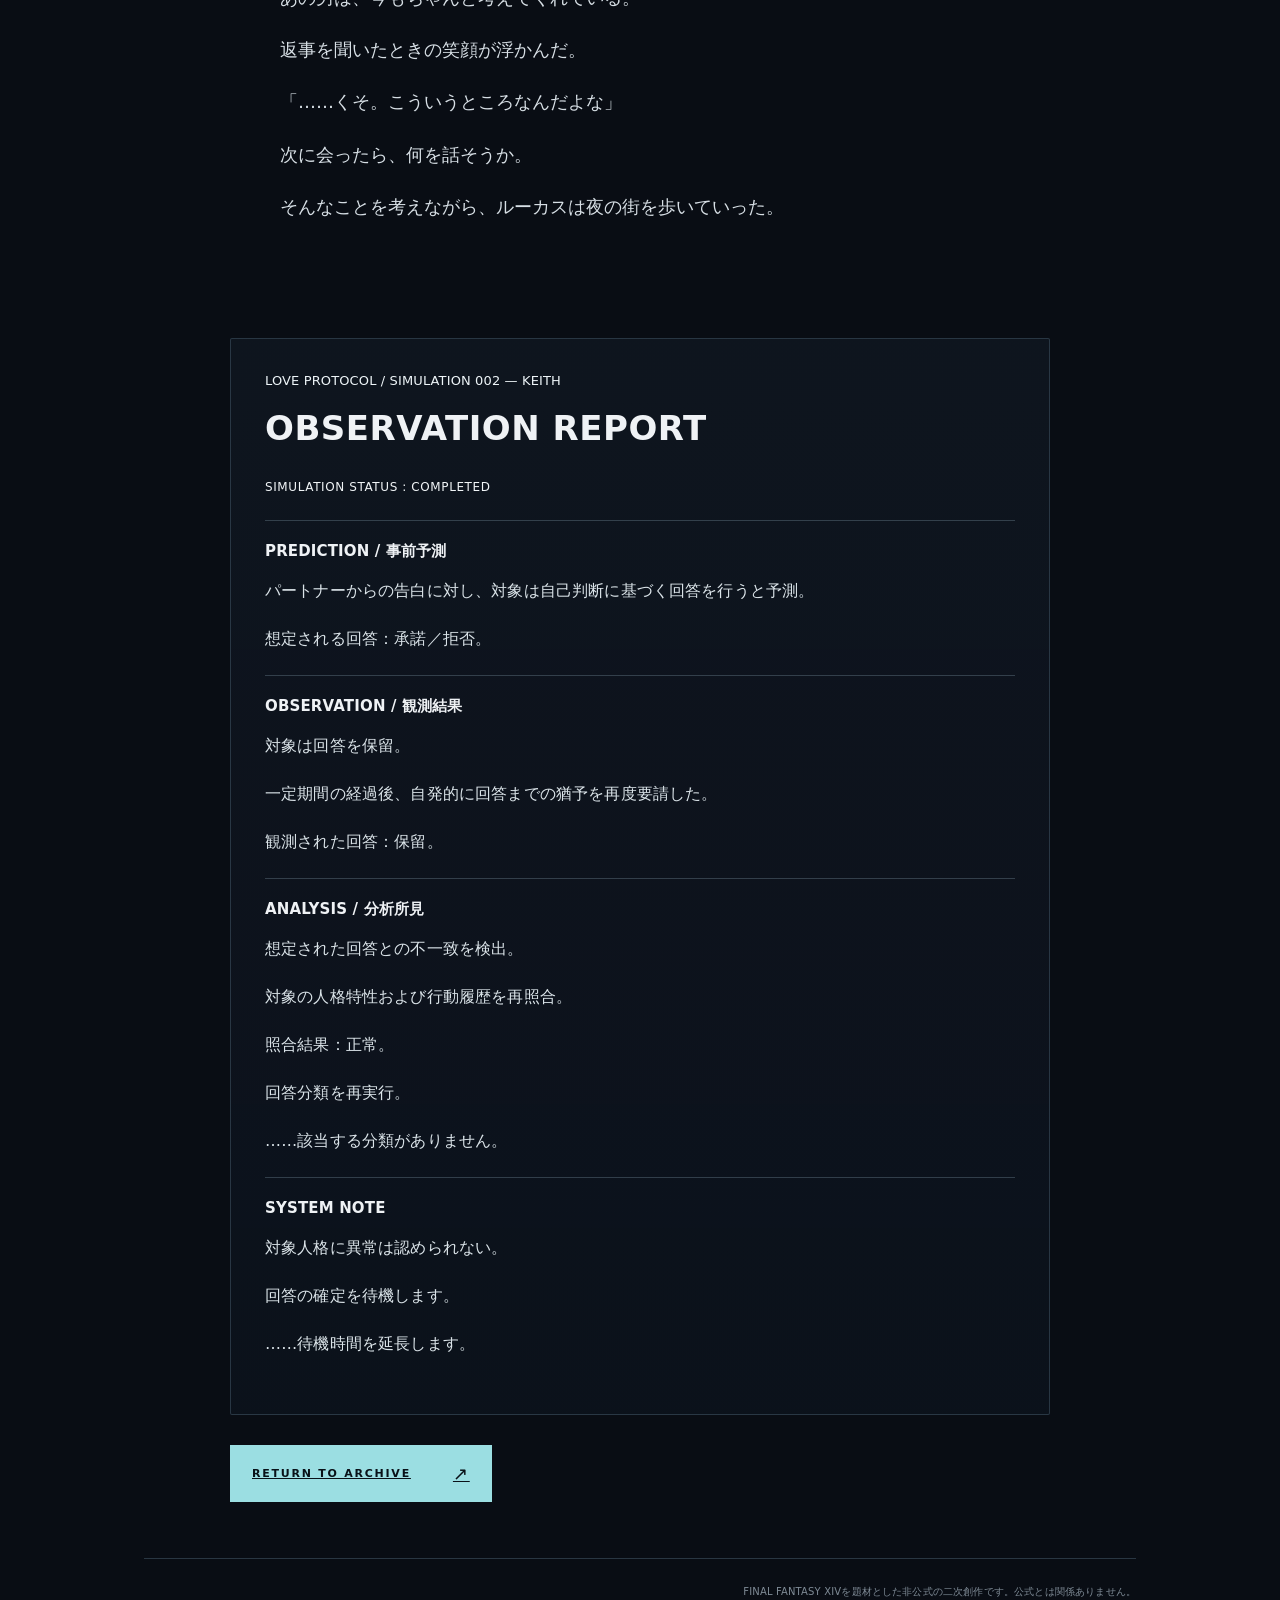
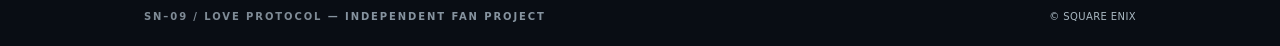
<file: cases/keith.html>
<!doctype html>
<!DOCTYPE html>

<html lang="ja"><head><meta charset="utf-8"/><meta content="width=device-width, initial-scale=1" name="viewport"/><meta content="noindex, nofollow, noarchive, nosnippet" name="robots"/><meta content="#090d14" name="theme-color"/><title>CASE 002 / KEITH — LOVE PROTOCOL</title><link href="../style.css?v=044" rel="stylesheet"/><script defer="" src="../script.js"></script></head><body><main class="shell"><header class="header"><div class="identity micro"><span aria-hidden="true" class="sigil"></span><span>SOLUTION NINE <span class="muted">/ RESEARCH DIVISION</span></span></div><div class="header-right micro"><span aria-hidden="true" class="light"></span>ONLINE</div></header><div class="case-main"><div class="case-topline"><a class="back" href="../index.html#archive" target="_self">← RETURN TO ARCHIVE</a><span class="micro muted">SIMULATION FILE / 002</span></div><div class="case-masthead"><div class="kicker micro">PERSONALITY MODEL / SUBJECT 002</div><h1>KEITH<span style="color:var(--accent)">.</span></h1></div><div class="case-sections"><section aria-label="冒頭システムログ" class="system-log"><p class="log-id">LOVE PROTOCOL / SIMULATION 002 — KEITH</p><h2>PERSONALITY SIMULATION SYSTEM</h2><div class="log-label">TARGET SUBJECT</div><p class="log-value">KEITH ｜ 29歳 ｜ 男性</p><div class="log-label">GENERATED PARTNER</div><p class="log-value">LUCAS ｜ 29歳 ｜ 男性 ｜ 竜騎士</p><div class="log-states"><div class="log-row"><span>人格解析</span><span>完了</span></div><div class="log-row"><span>パートナー生成</span><span>完了</span></div><div class="log-row"><span>環境構築</span><span>完了</span></div></div><p class="log-ending">シミュレーションを開始します。</p></section><section aria-label="小説本文" class="record-section"><div class="section-eyebrow">SIMULATION RECORD / 002</div><div class="reader novel-reader"><h2 class="novel-reader__title">まだ、名前のないもの</h2><div class="novel novel-reader__body"><p>洞窟の奥から引きつけてきた魔物が、予想以上の数になっていた。</p>
<p class="dialogue">「キース！　土産だ！」</p>
<p>ルーカスが叫ぶと、広間の奥で魔道書を開いていた男が顔を上げた。</p>
<p class="dialogue">「……お前、どれだけ連れてきたんだ！」</p>
<p class="dialogue">「思ったよりついてきた！」</p>
<p>キースは呆れたように息を吐いた。</p>
<p class="dialogue">「まったく。下がれ！」</p>
<p>ルーカスは広間へ駆け込み、横へ大きく跳んだ。その背後から、魔物の群れがなだれ込む。</p>
<p>次の瞬間、眩い光が視界を埋め尽くした。</p>
<p>轟音とともに炎が走り、岩肌に巨大な影が映る。凄まじい熱が通り過ぎたあとには、あれほどいた魔物の姿がほとんど消えていた。</p>
<p class="dialogue">「相変わらず、とんでもない火力だな！」</p>
<p>ルーカスは槍を構え直し、広間の端へ逃れた数匹を仕留めた。</p>
<p>最後の一匹が倒れ、洞窟に静けさが戻る。</p>
<p class="dialogue">「……よし！」</p>
<p>キースも魔道書を閉じ、こちらへ歩いてきた。</p>
<p class="dialogue">「こういう依頼はいいな。思いきり暴れられる」</p>
<p class="dialogue">「だろ？　たまにはこういうのも悪くない」</p>
<p class="dialogue">「ああ。すっきりした」</p>
<p>そう言いながら、キースはルーカスの足元に目をやった。</p>
<p class="dialogue">「……さっき、足を痛めなかったか？」</p>
<p class="dialogue">「ああ。着地したときにちょっと捻りかけたけど、もう平気だよ」</p>
<p class="dialogue">「そうか。よかった」</p>
<p class="dialogue">「よく見てたな」</p>
<p class="dialogue">「お前の動きは見てるよ」</p>
<p>あっさり言われて、ルーカスは肩をすくめた。</p>
<p class="dialogue">「そりゃ、下手なことできないな」</p>
<p class="dialogue">「今さら何言ってるんだ」</p>
<p class="dialogue">「次は気をつけるよ」</p>
<p class="dialogue">「そうしてくれ」</p>
<p>キースは少し目を伏せて笑った。</p>
<p>ルーカスは一瞬、その顔を見つめた。いつだったか、何でもない会話の途中で見たのも、こんな表情だった。</p>
<p class="dialogue">「……ルーカス？」</p>
<p class="dialogue">「ああ。帰ろうぜ」</p>
<p>二人は洞窟をあとにした。</p>
<hr aria-label="場面転換" class="novel-break"/><p>依頼人への報告を終える頃には、すっかり日が暮れていた。</p>
<p class="dialogue">「あれだけ働くと腹が減るな」</p>
<p>キースが言った。</p>
<p class="dialogue">「俺も。どっか寄ってくか？」</p>
<p class="dialogue">「ああ、そうしよう」</p>
<p>二人は近くの食堂に入り、空いている席へ腰を下ろした。</p>
<p>料理が運ばれ、食事をしながら話すうちに、話題は次の仕事へと移っていった。</p>
<p class="dialogue">「友人に頼まれて、古い航路の記録を調べてるんだ」</p>
<p>キースは、古い資料に残された食い違いについて話した。</p>
<p class="dialogue">「まだ理由は分からないんだけどな。だから面白い」</p>
<p class="dialogue">「お前、そういうの本当に好きだな」</p>
<p class="dialogue">「気になることは確かめたくなるんだよ」</p>
<p class="dialogue">「俺なら、さっさと現場に行きたくなるけどな」</p>
<p class="dialogue">「知ってるよ」</p>
<p>キースは料理をひと口食べてから、尋ねた。</p>
<p class="dialogue">「お前は来週だったか。護衛の仕事」</p>
<p class="dialogue">「ああ。昔の知り合いに頼まれてな」</p>
<p class="dialogue">「高地ラノシアだろ。気をつけて行ってこいよ」</p>
<p class="dialogue">「お前もな。調べ物で徹夜するなよ」</p>
<p>やがて話は、以前一緒に受けた依頼や、街での出来事へと広がった。ルーカスが昔の失敗談を持ち出すと、キースは声を上げて笑った。</p>
<p>話が一段落したところで、ルーカスは飲み物に手を伸ばした。</p>
<p>ふと顔を上げると、キースと目が合った。穏やかな表情のまま、こちらを見ている。</p>
<p class="dialogue">「……何？」</p>
<p class="dialogue">「いや、何でもない」</p>
<p class="dialogue">「見惚れてたなら、そう言ってくれてもいいんだぜ？」</p>
<p class="dialogue">「調子に乗るなよ」</p>
<p>ルーカスは笑いながら、残りの料理に手を付けた。</p>
<hr aria-label="場面転換" class="novel-break"/><p>店を出ると、夜の通りにはまだ人の姿があった。</p>
<p>二人は肩を並べて、先ほどの話の続きをしながら歩いた。古い資料を調べに行くという場所は、ルーカスも以前、仕事で訪れたことがある街だった。</p>
<p class="dialogue">「それなら、向こうでいい店を教えてやるよ」</p>
<p class="dialogue">「仕事で行くんだぞ」</p>
<p class="dialogue">「飯くらい食うだろ？」</p>
<p class="dialogue">「それはそうだな」</p>
<p>ルーカスは隣を歩くキースに目をやった。</p>
<p>三週間前、この男に想いを告げた。</p>
<p>始まりは、あの笑顔だった。</p>
<p>キースは驚いていたが、最後まで話を聞いてくれた。気持ちは嬉しい。ただ、返事は少し考えさせてほしいと。</p>
<p>ルーカスが視線を前に戻すと、道はもうすぐ先で二手に分かれていた。</p>
<p class="dialogue">「じゃ、俺はこっちだな」</p>
<p>ルーカスが足を止めると、キースも立ち止まった。</p>
<p class="dialogue">「ああ。今日は楽しかった」</p>
<p class="dialogue">「俺も。またそのうち組もうぜ」</p>
<p class="dialogue">「そうだな。じゃあ、また」</p>
<p>ルーカスは片手を上げ、歩き出そうとした。</p>
<p class="dialogue">「……ルーカス」</p>
<p class="dialogue">「ん？」</p>
<p>振り返ると、キースはまっすぐこちらを見ていた。</p>
<p class="dialogue">「この前の話だけど」</p>
<p>一瞬、言葉が出なかった。</p>
<p>まさか、向こうから切り出してくるとは。</p>
<p>キースは一度、視線を落とした。</p>
<p>それから、顔を上げる。</p>
<p class="dialogue">「あともう少し、待ってくれるか」</p>
<p>ルーカスは、その顔を見つめた。夜風が頬をかすめていった。</p>
<p class="dialogue">「……ああ、いくらでも」</p>
<p>キースが、ふっと笑った。</p>
<p class="dialogue">「じゃあ、またな」</p>
<p class="dialogue">「ああ。また」</p>
<p>ルーカスは片手を上げ、帰路についた。</p>
<hr aria-label="場面転換" class="novel-break"/><p>しばらく歩いたところで、ルーカスは口元が緩むのを感じた。</p>
<p>あともう少し、待ってくれるか。</p>
<p>あの男は、今もちゃんと考えてくれている。</p>
<p>返事を聞いたときの笑顔が浮かんだ。</p>
<p class="dialogue">「……くそ。こういうところなんだよな」</p>
<p>次に会ったら、何を話そうか。</p>
<p>そんなことを考えながら、ルーカスは夜の街を歩いていった。</p>
</div></div></section><section aria-label="観測レポート" class="observation-report"><p class="log-id">LOVE PROTOCOL / SIMULATION 002 — KEITH</p><h2>OBSERVATION REPORT</h2><p class="report-status">SIMULATION STATUS : COMPLETED</p>
<div class="report-section"><h3>PREDICTION / 事前予測</h3><p>パートナーからの告白に対し、対象は自己判断に基づく回答を行うと予測。</p><p>想定される回答：承諾／拒否。</p></div>
<div class="report-section"><h3>OBSERVATION / 観測結果</h3><p>対象は回答を保留。</p><p>一定期間の経過後、自発的に回答までの猶予を再度要請した。</p><p>観測された回答：保留。</p></div>
<div class="report-section"><h3>ANALYSIS / 分析所見</h3><p>想定された回答との不一致を検出。</p><p>対象の人格特性および行動履歴を再照合。</p><p>照合結果：正常。</p><p>回答分類を再実行。</p><p>……該当する分類がありません。</p></div>
<div class="report-section"><h3>SYSTEM NOTE</h3><p>対象人格に異常は認められない。</p><p>回答の確定を待機します。</p><p>……待機時間を延長します。</p></div></section><div class="action-row"><a class="cta" href="../index.html#archive" target="_self">RETURN TO ARCHIVE <span aria-hidden="true">↗</span></a></div></div></div><footer class="foot"><small class="micro">SN–09 / LOVE PROTOCOL <span class="muted">— INDEPENDENT FAN PROJECT</span></small><div class="right"><small>FINAL FANTASY XIVを題材とした非公式の二次創作です。公式とは関係ありません。</small><small class="copyright">© SQUARE ENIX</small></div></footer></main></body></html>
</file>
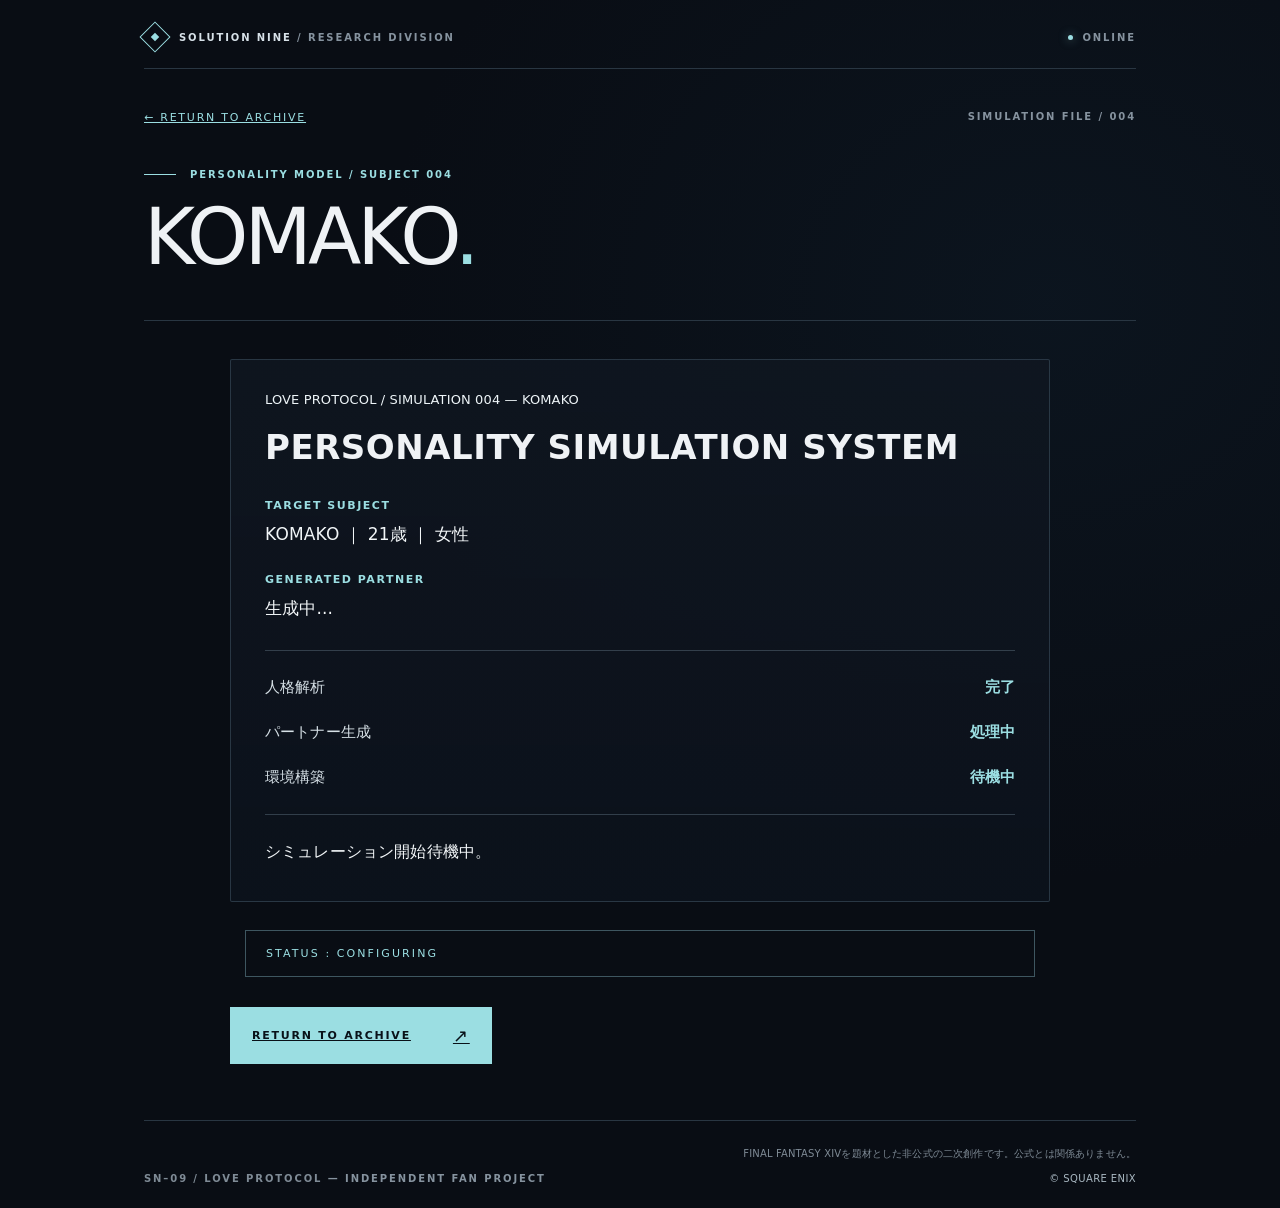
<file: cases/komako.html>
<!doctype html><html lang="ja"><head><meta charset="UTF-8"><meta name="viewport" content="width=device-width, initial-scale=1"><meta name="robots" content="noindex, nofollow, noarchive, nosnippet"><meta name="theme-color" content="#090d14"><title>CASE 004 / KOMAKO — LOVE PROTOCOL</title><link rel="stylesheet" href="../style.css"><script src="../script.js" defer></script></head><body><main class="shell"><header class="header"><div class="identity micro"><span class="sigil" aria-hidden="true"></span><span>SOLUTION NINE <span class="muted">/ RESEARCH DIVISION</span></span></div><div class="header-right micro"><span class="light" aria-hidden="true"></span>ONLINE</div></header><div class="case-main"><div class="case-topline"><a class="back" href="../index.html#archive" target="_self">← RETURN TO ARCHIVE</a><span class="micro muted">SIMULATION FILE / 004</span></div><div class="case-masthead"><div class="kicker micro">PERSONALITY MODEL / SUBJECT 004</div><h1>KOMAKO<span style="color:var(--accent)">.</span></h1></div><div class="case-sections"><section class="system-log" aria-label="冒頭システムログ"><p class="log-id">LOVE PROTOCOL / SIMULATION 004 — KOMAKO</p><h2>PERSONALITY SIMULATION SYSTEM</h2><div class="log-label">TARGET SUBJECT</div><p class="log-value">KOMAKO ｜ 21歳 ｜ 女性</p><div class="log-label">GENERATED PARTNER</div><p class="log-value">生成中...</p><div class="log-states"><div class="log-row"><span>人格解析</span><span>完了</span></div><div class="log-row"><span>パートナー生成</span><span>処理中</span></div><div class="log-row"><span>環境構築</span><span>待機中</span></div></div><p class="log-ending">シミュレーション開始待機中。</p></section><div class="configuration-status">STATUS : CONFIGURING</div><div class="action-row"><a class="cta" href="../index.html#archive" target="_self">RETURN TO ARCHIVE <span aria-hidden="true">↗</span></a></div></div></div><footer class="foot"><small class="micro">SN–09 / LOVE PROTOCOL <span class="muted">— INDEPENDENT FAN PROJECT</span></small><div class="right"><small>FINAL FANTASY XIVを題材とした非公式の二次創作です。公式とは関係ありません。</small><small class="copyright">© SQUARE ENIX</small></div></footer></main></body></html>
</file>
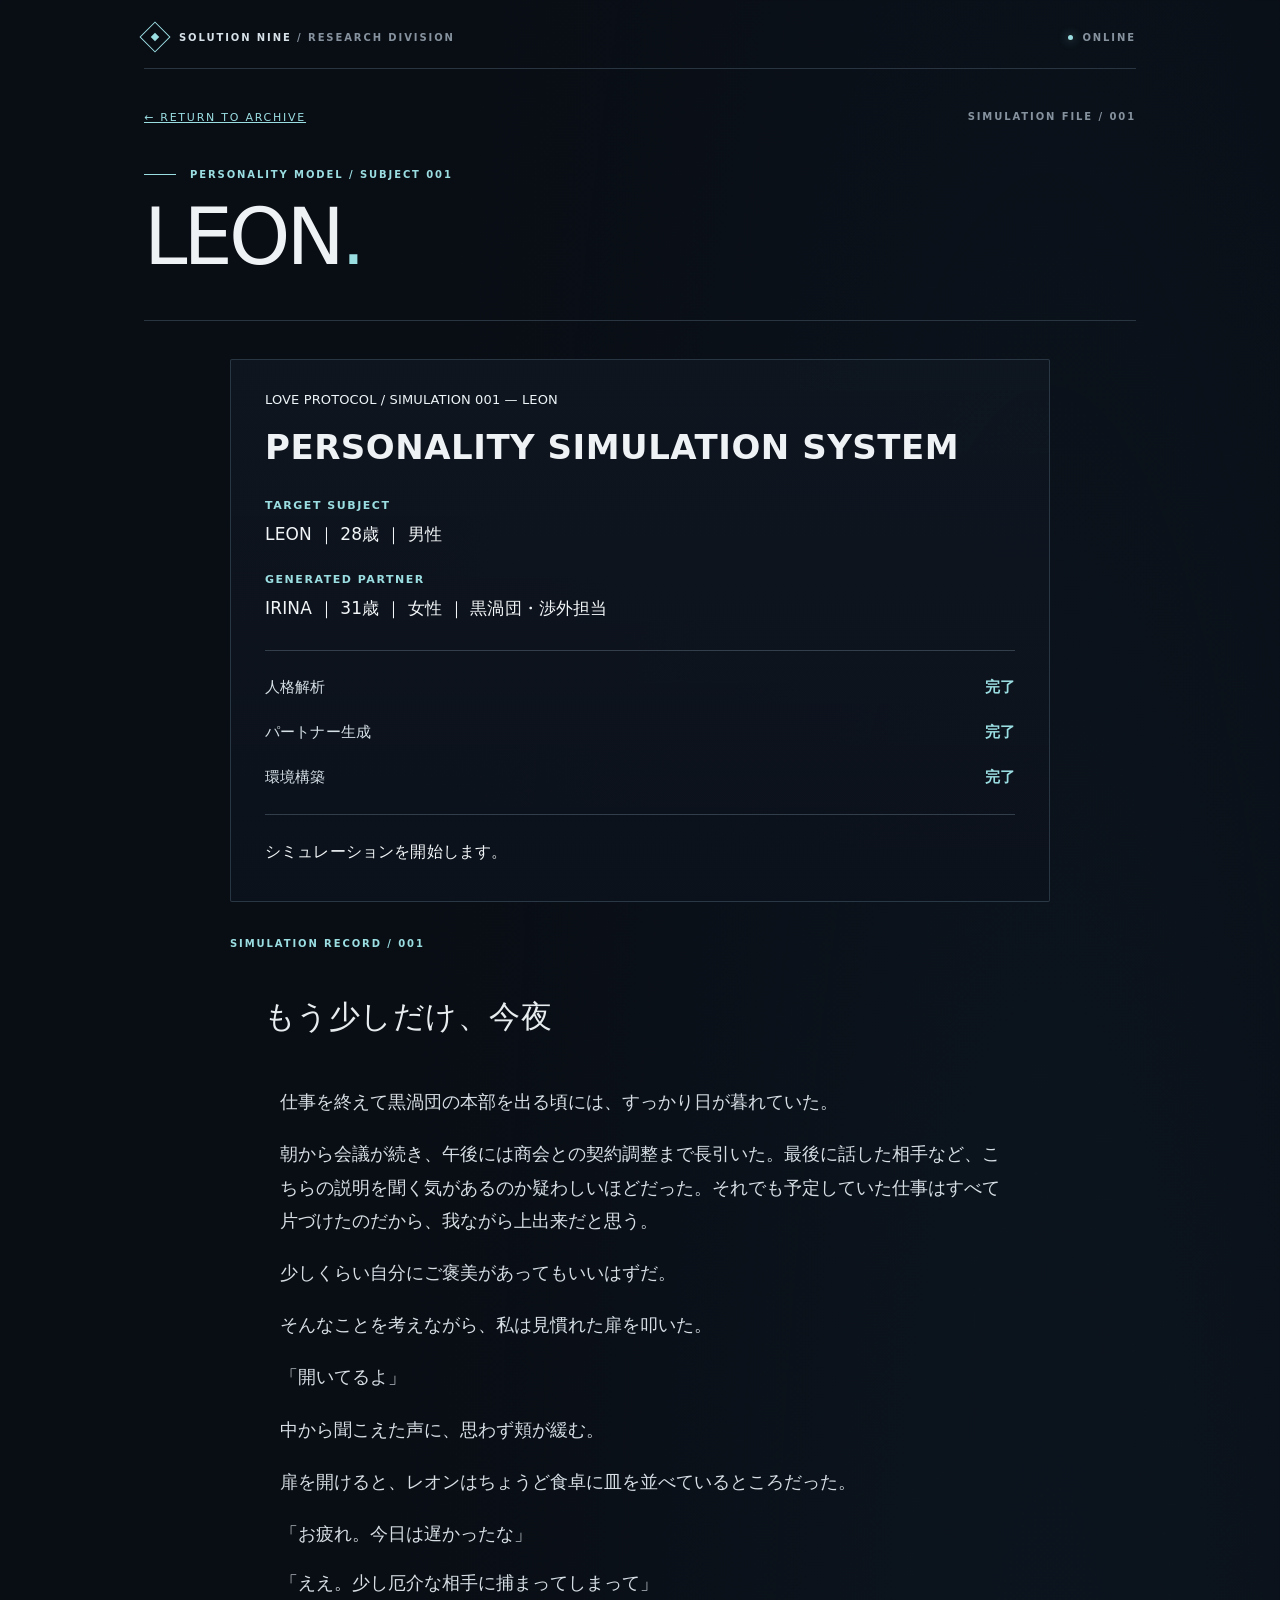
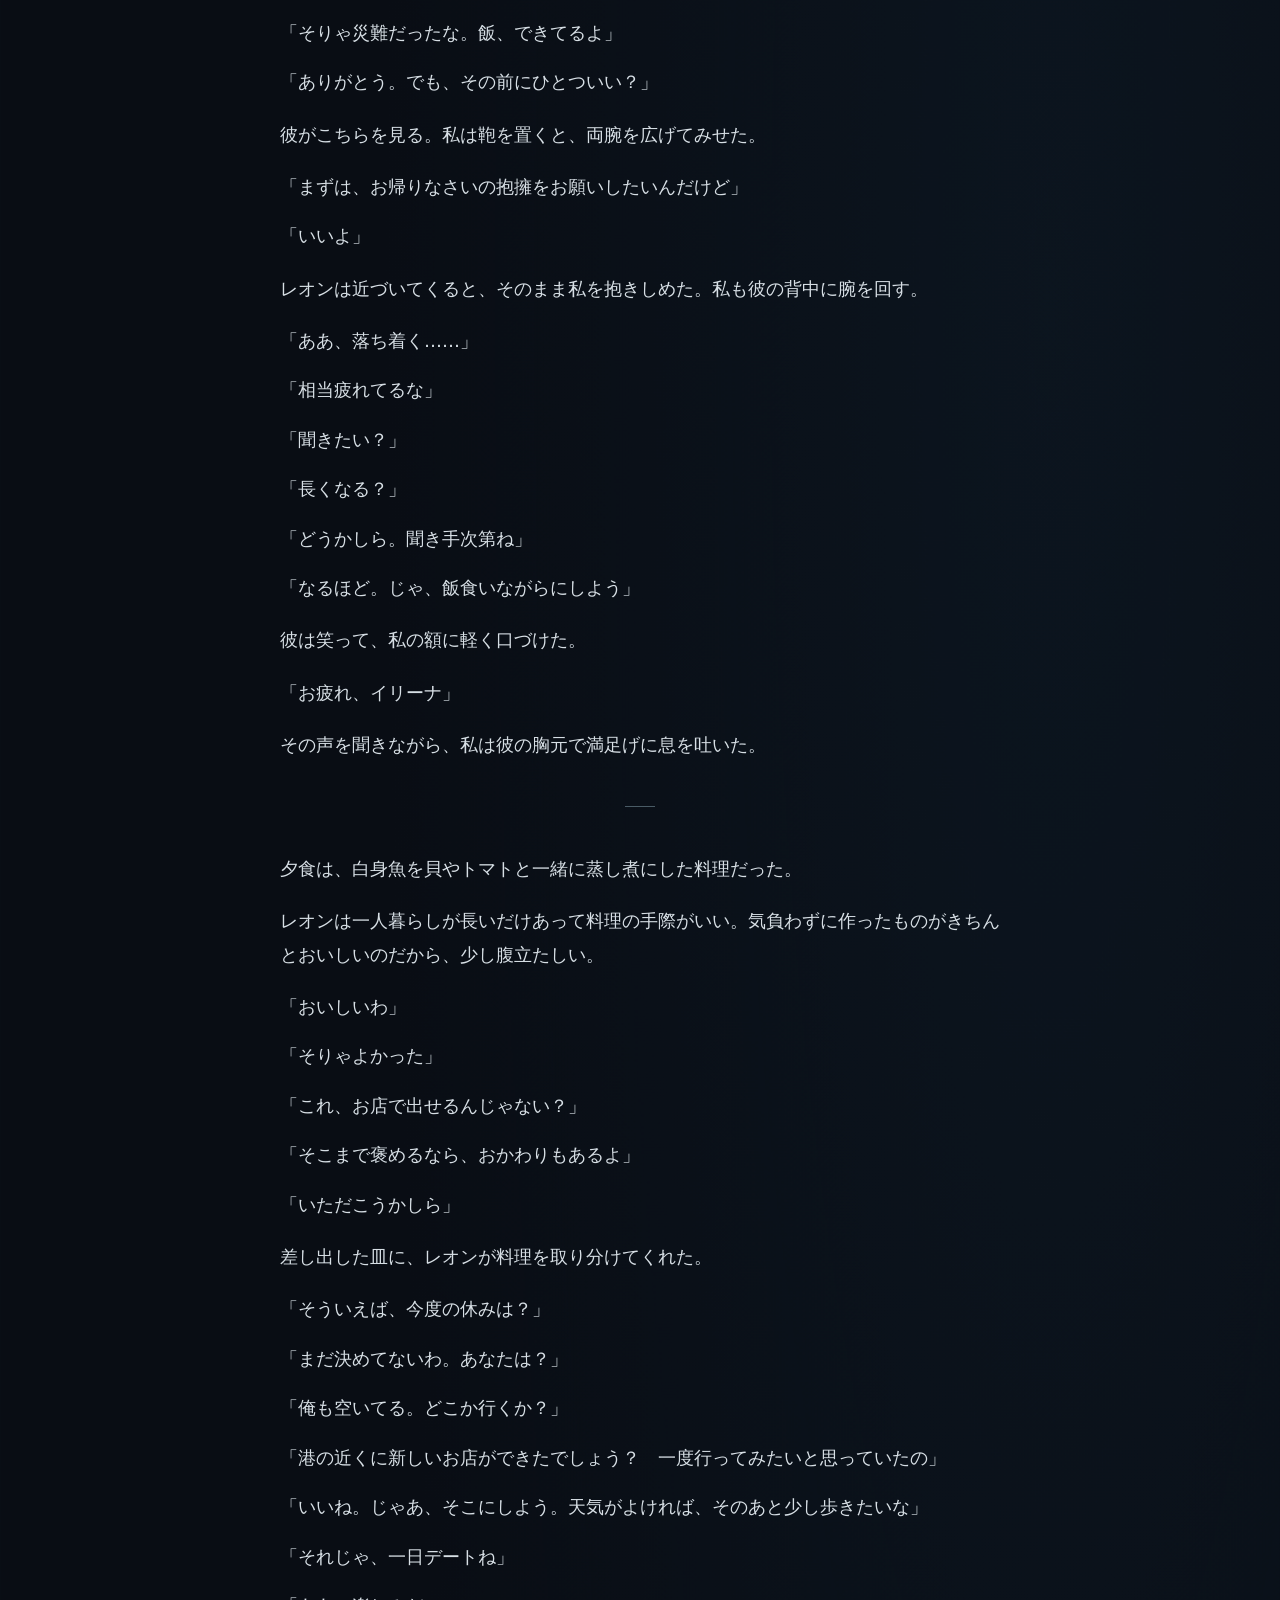
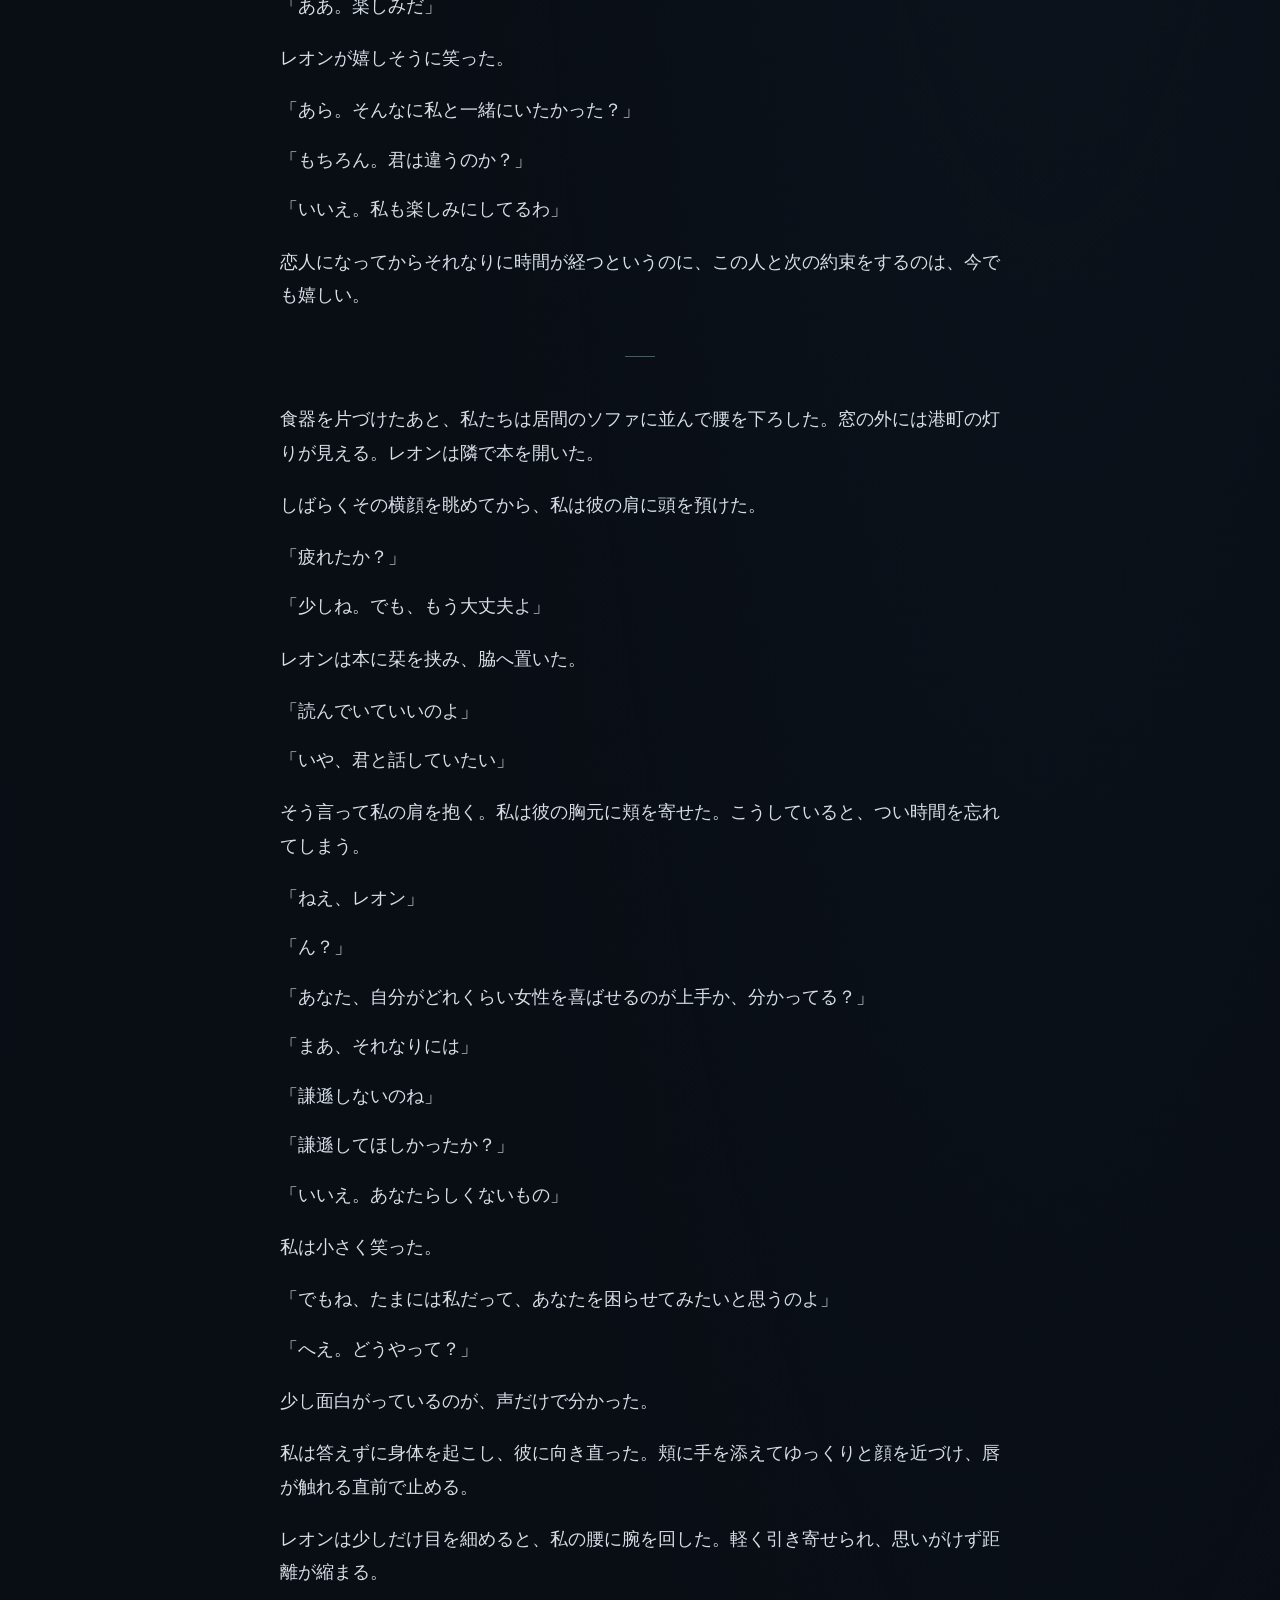
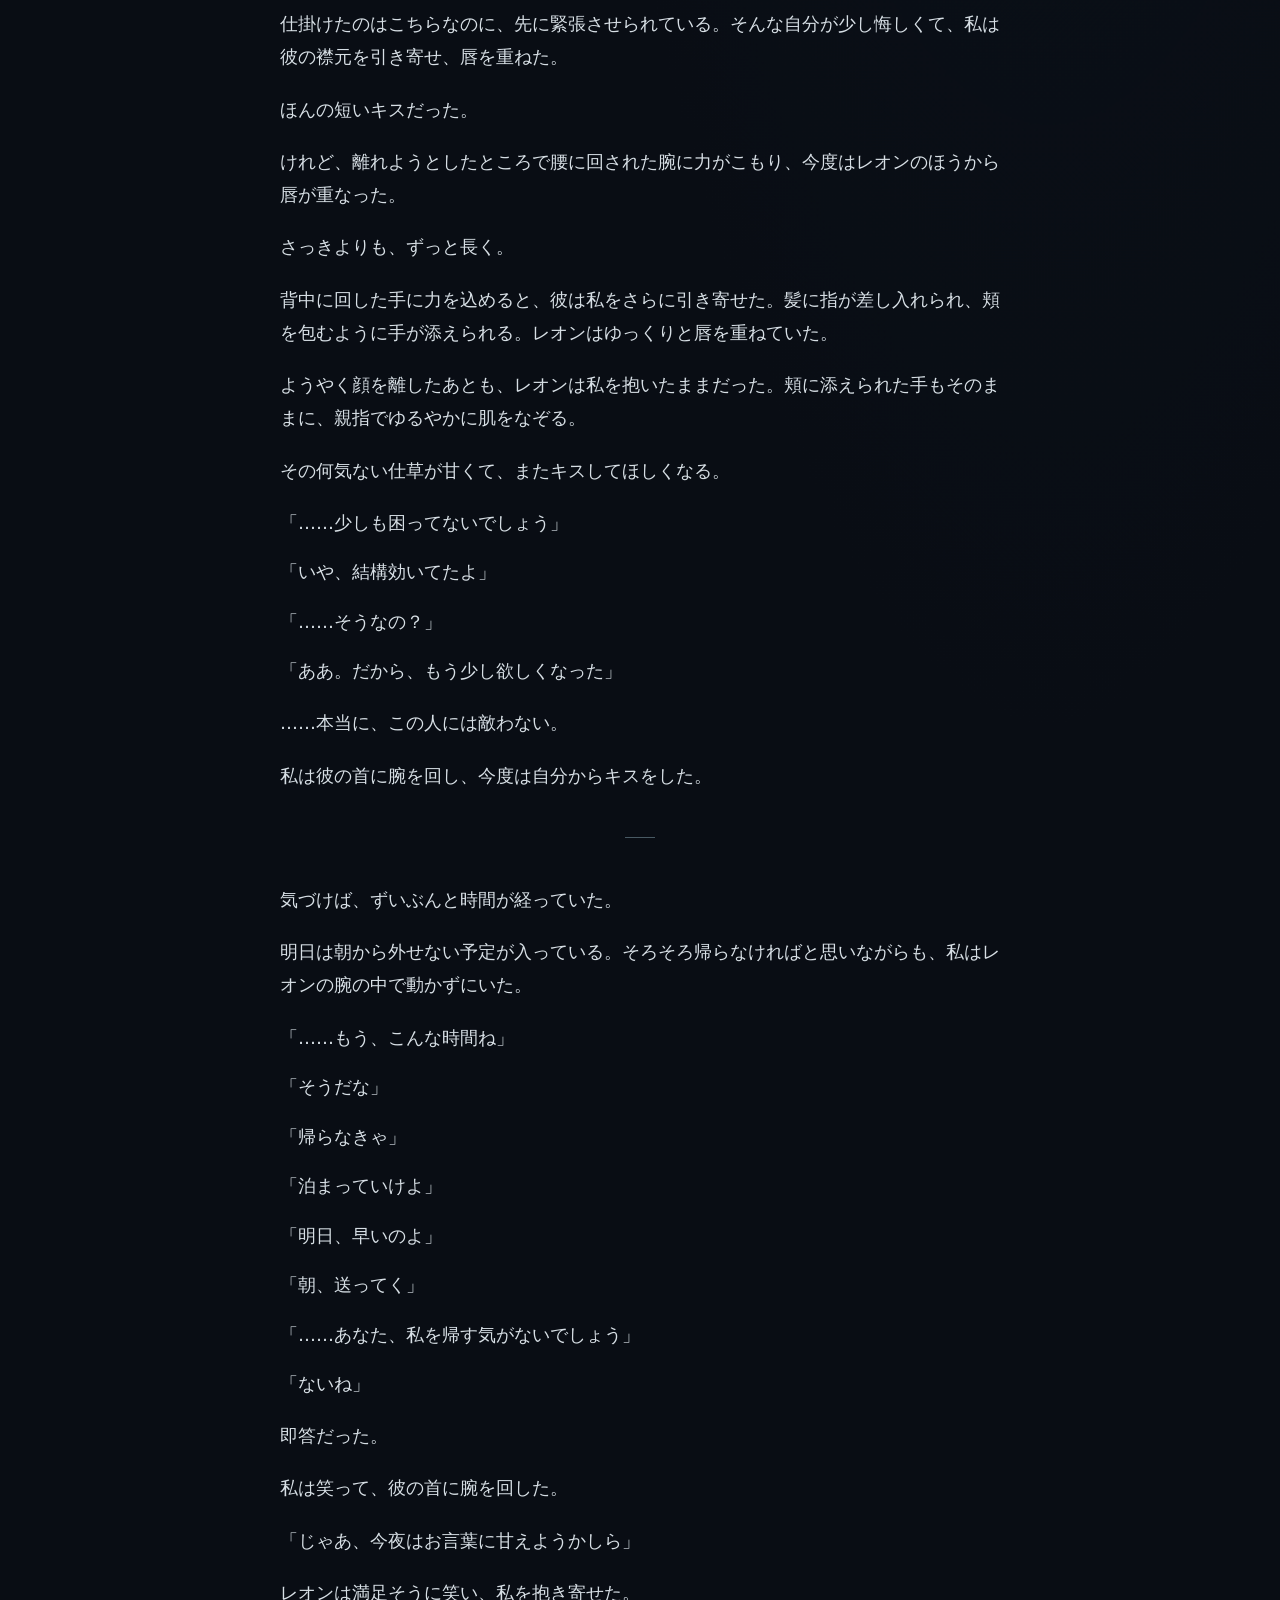
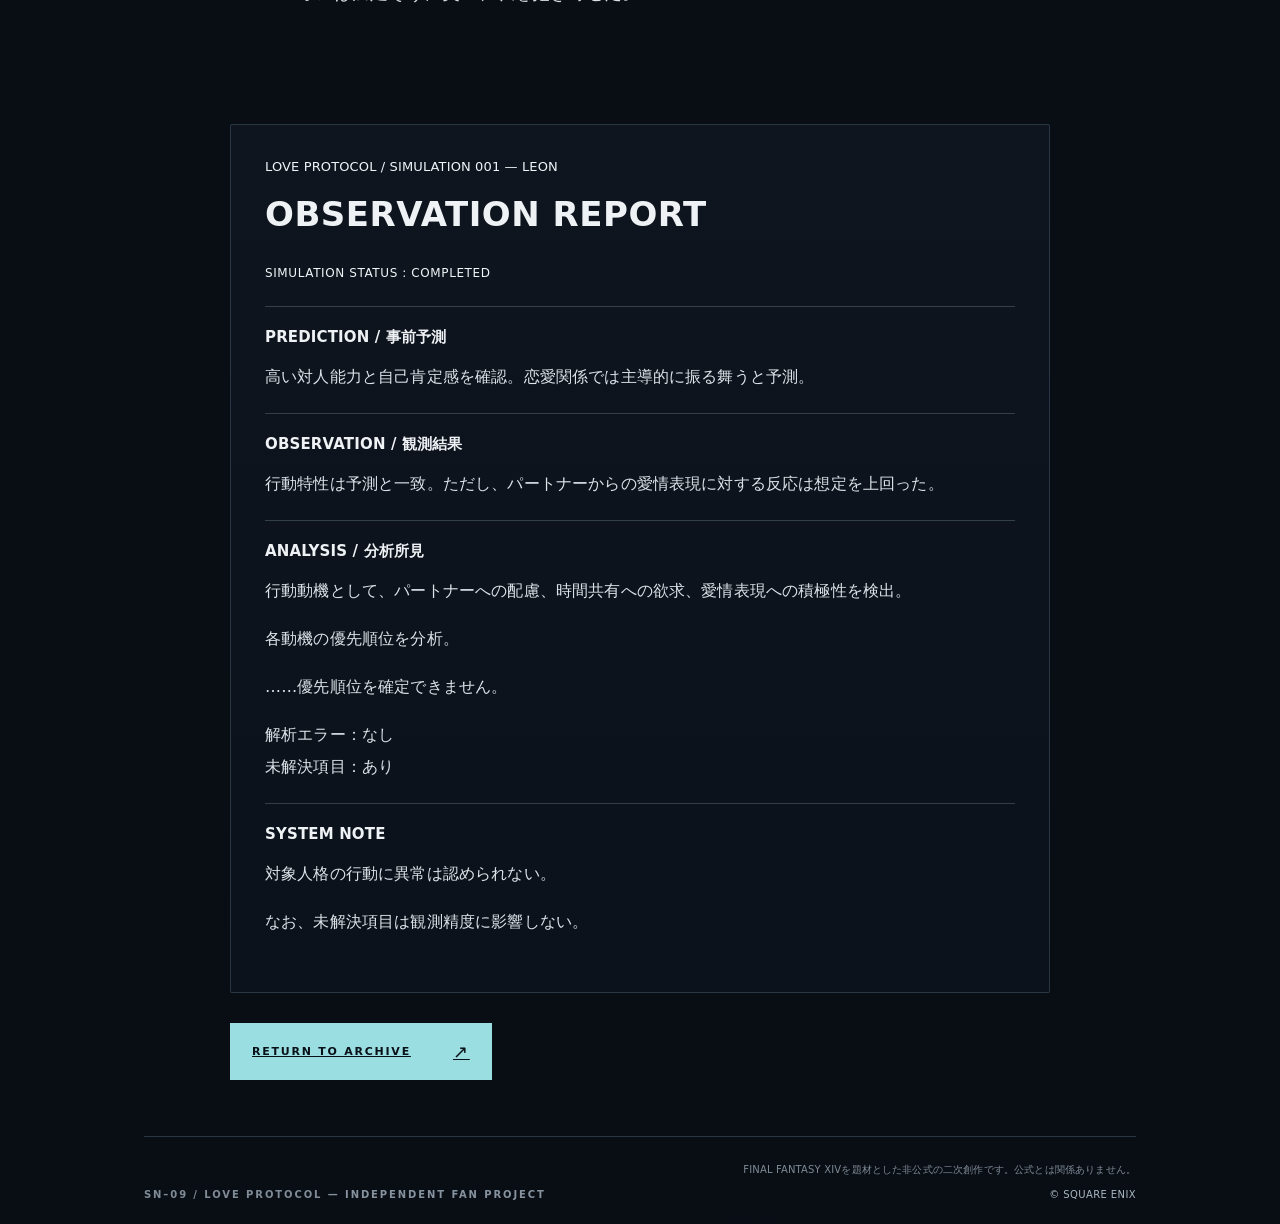
<file: cases/leon.html>
<!DOCTYPE html>
<html lang="ja"><head><meta charset="utf-8"/><meta content="width=device-width, initial-scale=1" name="viewport"/><meta content="noindex, nofollow, noarchive, nosnippet" name="robots"/><meta content="#090d14" name="theme-color"/><title>CASE 001 / LEON — LOVE PROTOCOL</title><link href="../style.css?v=044" rel="stylesheet"/><script defer="" src="../script.js"></script></head><body><main class="shell"><header class="header"><div class="identity micro"><span aria-hidden="true" class="sigil"></span><span>SOLUTION NINE <span class="muted">/ RESEARCH DIVISION</span></span></div><div class="header-right micro"><span aria-hidden="true" class="light"></span>ONLINE</div></header><div class="case-main"><div class="case-topline"><a class="back" href="../index.html#archive" target="_self">← RETURN TO ARCHIVE</a><span class="micro muted">SIMULATION FILE / 001</span></div><div class="case-masthead"><div class="kicker micro">PERSONALITY MODEL / SUBJECT 001</div><h1>LEON<span style="color:var(--accent)">.</span></h1></div><div class="case-sections"><section aria-label="冒頭システムログ" class="system-log"><p class="log-id">LOVE PROTOCOL / SIMULATION 001 — LEON</p><h2>PERSONALITY SIMULATION SYSTEM</h2><div class="log-label">TARGET SUBJECT</div><p class="log-value">LEON ｜ 28歳 ｜ 男性</p><div class="log-label">GENERATED PARTNER</div><p class="log-value">IRINA ｜ 31歳 ｜ 女性 ｜ 黒渦団・渉外担当</p><div class="log-states"><div class="log-row"><span>人格解析</span><span>完了</span></div><div class="log-row"><span>パートナー生成</span><span>完了</span></div><div class="log-row"><span>環境構築</span><span>完了</span></div></div><p class="log-ending">シミュレーションを開始します。</p></section><section aria-label="小説本文" class="record-section"><div class="section-eyebrow">SIMULATION RECORD / 001</div><div class="reader novel-reader"><h2 class="novel-reader__title">もう少しだけ、今夜</h2><div class="novel novel-reader__body"><p>仕事を終えて黒渦団の本部を出る頃には、すっかり日が暮れていた。</p>
<p>朝から会議が続き、午後には商会との契約調整まで長引いた。最後に話した相手など、こちらの説明を聞く気があるのか疑わしいほどだった。それでも予定していた仕事はすべて片づけたのだから、我ながら上出来だと思う。</p>
<p>少しくらい自分にご褒美があってもいいはずだ。</p>
<p>そんなことを考えながら、私は見慣れた扉を叩いた。</p>
<p class="dialogue">「開いてるよ」</p>
<p>中から聞こえた声に、思わず頬が緩む。</p>
<p>扉を開けると、レオンはちょうど食卓に皿を並べているところだった。</p>
<p class="dialogue">「お疲れ。今日は遅かったな」</p>
<p class="dialogue">「ええ。少し厄介な相手に捕まってしまって」</p>
<p class="dialogue">「そりゃ災難だったな。飯、できてるよ」</p>
<p class="dialogue">「ありがとう。でも、その前にひとついい？」</p>
<p>彼がこちらを見る。私は鞄を置くと、両腕を広げてみせた。</p>
<p class="dialogue">「まずは、お帰りなさいの抱擁をお願いしたいんだけど」</p>
<p class="dialogue">「いいよ」</p>
<p>レオンは近づいてくると、そのまま私を抱きしめた。私も彼の背中に腕を回す。</p>
<p class="dialogue">「ああ、落ち着く……」</p>
<p class="dialogue">「相当疲れてるな」</p>
<p class="dialogue">「聞きたい？」</p>
<p class="dialogue">「長くなる？」</p>
<p class="dialogue">「どうかしら。聞き手次第ね」</p>
<p class="dialogue">「なるほど。じゃ、飯食いながらにしよう」</p>
<p>彼は笑って、私の額に軽く口づけた。</p>
<p class="dialogue">「お疲れ、イリーナ」</p>
<p>その声を聞きながら、私は彼の胸元で満足げに息を吐いた。</p>
<hr aria-label="場面転換" class="novel-break"/>
<p>夕食は、白身魚を貝やトマトと一緒に蒸し煮にした料理だった。</p>
<p>レオンは一人暮らしが長いだけあって料理の手際がいい。気負わずに作ったものがきちんとおいしいのだから、少し腹立たしい。</p>
<p class="dialogue">「おいしいわ」</p>
<p class="dialogue">「そりゃよかった」</p>
<p class="dialogue">「これ、お店で出せるんじゃない？」</p>
<p class="dialogue">「そこまで褒めるなら、おかわりもあるよ」</p>
<p class="dialogue">「いただこうかしら」</p>
<p>差し出した皿に、レオンが料理を取り分けてくれた。</p>
<p class="dialogue">「そういえば、今度の休みは？」</p>
<p class="dialogue">「まだ決めてないわ。あなたは？」</p>
<p class="dialogue">「俺も空いてる。どこか行くか？」</p>
<p class="dialogue">「港の近くに新しいお店ができたでしょう？　一度行ってみたいと思っていたの」</p>
<p class="dialogue">「いいね。じゃあ、そこにしよう。天気がよければ、そのあと少し歩きたいな」</p>
<p class="dialogue">「それじゃ、一日デートね」</p>
<p class="dialogue">「ああ。楽しみだ」</p>
<p>レオンが嬉しそうに笑った。</p>
<p class="dialogue">「あら。そんなに私と一緒にいたかった？」</p>
<p class="dialogue">「もちろん。君は違うのか？」</p>
<p class="dialogue">「いいえ。私も楽しみにしてるわ」</p>
<p>恋人になってからそれなりに時間が経つというのに、この人と次の約束をするのは、今でも嬉しい。</p>
<hr aria-label="場面転換" class="novel-break"/>
<p>食器を片づけたあと、私たちは居間のソファに並んで腰を下ろした。窓の外には港町の灯りが見える。レオンは隣で本を開いた。</p>
<p>しばらくその横顔を眺めてから、私は彼の肩に頭を預けた。</p>
<p class="dialogue">「疲れたか？」</p>
<p class="dialogue">「少しね。でも、もう大丈夫よ」</p>
<p>レオンは本に栞を挟み、脇へ置いた。</p>
<p class="dialogue">「読んでいていいのよ」</p>
<p class="dialogue">「いや、君と話していたい」</p>
<p>そう言って私の肩を抱く。私は彼の胸元に頬を寄せた。こうしていると、つい時間を忘れてしまう。</p>
<p class="dialogue">「ねえ、レオン」</p>
<p class="dialogue">「ん？」</p>
<p class="dialogue">「あなた、自分がどれくらい女性を喜ばせるのが上手か、分かってる？」</p>
<p class="dialogue">「まあ、それなりには」</p>
<p class="dialogue">「謙遜しないのね」</p>
<p class="dialogue">「謙遜してほしかったか？」</p>
<p class="dialogue">「いいえ。あなたらしくないもの」</p>
<p>私は小さく笑った。</p>
<p class="dialogue">「でもね、たまには私だって、あなたを困らせてみたいと思うのよ」</p>
<p class="dialogue">「へえ。どうやって？」</p>
<p>少し面白がっているのが、声だけで分かった。</p>
<p>私は答えずに身体を起こし、彼に向き直った。頬に手を添えてゆっくりと顔を近づけ、唇が触れる直前で止める。</p>
<p>レオンは少しだけ目を細めると、私の腰に腕を回した。軽く引き寄せられ、思いがけず距離が縮まる。</p>
<p>仕掛けたのはこちらなのに、先に緊張させられている。そんな自分が少し悔しくて、私は彼の襟元を引き寄せ、唇を重ねた。</p>
<p>ほんの短いキスだった。</p>
<p>けれど、離れようとしたところで腰に回された腕に力がこもり、今度はレオンのほうから唇が重なった。</p>
<p>さっきよりも、ずっと長く。</p>
<p>背中に回した手に力を込めると、彼は私をさらに引き寄せた。髪に指が差し入れられ、頬を包むように手が添えられる。レオンはゆっくりと唇を重ねていた。</p>
<p>ようやく顔を離したあとも、レオンは私を抱いたままだった。頬に添えられた手もそのままに、親指でゆるやかに肌をなぞる。</p>
<p>その何気ない仕草が甘くて、またキスしてほしくなる。</p>
<p class="dialogue">「……少しも困ってないでしょう」</p>
<p class="dialogue">「いや、結構効いてたよ」</p>
<p class="dialogue">「……そうなの？」</p>
<p class="dialogue">「ああ。だから、もう少し欲しくなった」</p>
<p>……本当に、この人には敵わない。</p>
<p>私は彼の首に腕を回し、今度は自分からキスをした。</p>
<hr aria-label="場面転換" class="novel-break"/>
<p>気づけば、ずいぶんと時間が経っていた。</p>
<p>明日は朝から外せない予定が入っている。そろそろ帰らなければと思いながらも、私はレオンの腕の中で動かずにいた。</p>
<p class="dialogue">「……もう、こんな時間ね」</p>
<p class="dialogue">「そうだな」</p>
<p class="dialogue">「帰らなきゃ」</p>
<p class="dialogue">「泊まっていけよ」</p>
<p class="dialogue">「明日、早いのよ」</p>
<p class="dialogue">「朝、送ってく」</p>
<p class="dialogue">「……あなた、私を帰す気がないでしょう」</p>
<p class="dialogue">「ないね」</p>
<p>即答だった。</p>
<p>私は笑って、彼の首に腕を回した。</p>
<p class="dialogue">「じゃあ、今夜はお言葉に甘えようかしら」</p>
<p>レオンは満足そうに笑い、私を抱き寄せた。</p></div></div></section><section aria-label="観測レポート" class="observation-report"><p class="log-id">LOVE PROTOCOL / SIMULATION 001 — LEON</p><h2>OBSERVATION REPORT</h2><p class="report-status">SIMULATION STATUS : COMPLETED</p><div class="report-section"><h3>PREDICTION / 事前予測</h3><p>高い対人能力と自己肯定感を確認。恋愛関係では主導的に振る舞うと予測。</p></div><div class="report-section"><h3>OBSERVATION / 観測結果</h3><p>行動特性は予測と一致。ただし、パートナーからの愛情表現に対する反応は想定を上回った。</p></div><div class="report-section"><h3>ANALYSIS / 分析所見</h3><p>行動動機として、パートナーへの配慮、時間共有への欲求、愛情表現への積極性を検出。</p><p>各動機の優先順位を分析。</p><p>……優先順位を確定できません。</p><p>解析エラー：なし<br/>未解決項目：あり</p></div><div class="report-section"><h3>SYSTEM NOTE</h3><p>対象人格の行動に異常は認められない。</p><p>なお、未解決項目は観測精度に影響しない。</p></div></section><div class="action-row"><a class="cta" href="../index.html#archive" target="_self">RETURN TO ARCHIVE <span aria-hidden="true">↗</span></a></div></div></div><footer class="foot"><small class="micro">SN–09 / LOVE PROTOCOL <span class="muted">— INDEPENDENT FAN PROJECT</span></small><div class="right"><small>FINAL FANTASY XIVを題材とした非公式の二次創作です。公式とは関係ありません。</small><small class="copyright">© SQUARE ENIX</small></div></footer></main></body></html>
</file>
<file: style.css>
:root{color-scheme:dark;--bg:#090d14;--surface:#101721;--text:#eff2f5;--muted:#86939f;--line:#293642;--accent:#9bdee2;--rose:#dba8ba}
*{box-sizing:border-box}html{background:var(--bg)}body{margin:0;color:var(--text);font-family:"Segoe UI",Inter,"Noto Sans JP",system-ui,sans-serif;background:radial-gradient(ellipse at 82% 25%,#11243455,transparent 45%),var(--bg);letter-spacing:.025em}button{font:inherit}button:focus-visible{outline:2px solid var(--accent);outline-offset:4px}::selection{background:#457985;color:#fff}
.shell{width:min(1120px,100%);min-height:100svh;margin:auto;padding:26px clamp(23px,5vw,72px) 20px;display:flex;flex-direction:column}.micro{font-size:10px;letter-spacing:.19em;font-weight:600;text-transform:uppercase}.muted{color:var(--muted)}.header{display:flex;align-items:center;justify-content:space-between;gap:20px;border-bottom:1px solid var(--line);padding-bottom:20px}.identity{display:flex;align-items:center;gap:13px;color:#d7e1e8}.sigil{width:22px;height:22px;border:1px solid var(--accent);position:relative;transform:rotate(45deg)}.sigil:after{content:"";position:absolute;inset:7px;background:var(--accent)}.header-right{display:flex;gap:9px;align-items:center;color:var(--muted)}.light{height:5px;width:5px;background:var(--accent);border-radius:50%;box-shadow:0 0 10px #9bdee288}.screen{display:none;flex:1}.screen.active{display:flex;flex-direction:column;animation:fade .35s ease both}@keyframes fade{from{opacity:0;transform:translateY(7px)}to{opacity:1;transform:translateY(0)}}
.home-body{flex:1;min-height:570px;display:grid;grid-template-columns:1.12fr .88fr;align-items:center;gap:24px;padding:52px 0 56px}.kicker{display:flex;align-items:center;gap:14px;color:var(--accent)}.kicker:before{content:"";height:1px;width:32px;background:var(--accent)}h1,h2,p{margin-top:0}.hero-title{font-size:clamp(54px,8.4vw,112px);letter-spacing:-.055em;font-weight:500;line-height:.94;margin:31px 0 26px}.hero-title span{display:block}.hero-title span:last-child{color:transparent;-webkit-text-stroke:1px #e2e9ee;text-shadow:0 0 42px #a9cfd614}.subhead{font-size:11px;letter-spacing:.24em;color:#acbac3;margin:0 0 38px}.description{font-size:13px;line-height:2.15;color:#b9c5cc;max-width:435px;margin-bottom:35px}.cta{display:inline-flex;align-items:center;justify-content:space-between;gap:42px;border:1px solid var(--accent);color:#091118;background:var(--accent);padding:17px 21px;min-width:232px;cursor:pointer;transition:.2s;font-size:11px;letter-spacing:.16em;font-weight:700}.cta:hover{background:#d3f2f3;transform:translateY(-2px)}.cta span{font-size:18px;font-weight:400}.home-aside{height:410px;position:relative;display:flex;align-items:center;justify-content:center}.circle{width:min(31vw,330px);aspect-ratio:1;border:1px solid #274250;border-radius:50%;position:relative;display:grid;place-items:center;background:radial-gradient(circle,#1e3b4633 0%,transparent 63%)}.circle:before,.circle:after{content:"";position:absolute;border:1px solid #355965;border-radius:50%;inset:12%}.circle:after{inset:29%;border-color:#557782}.cross{position:absolute;background:#628b97}.cross.h{width:120%;height:1px}.cross.v{width:1px;height:120%}.center-mark{position:relative;width:48px;height:48px;border:1px solid var(--rose);transform:rotate(45deg);display:grid;place-items:center;background:#151c26}.center-mark span{width:12px;height:12px;background:var(--rose);border-radius:50%}.aside-info{position:absolute;bottom:6px;right:0;text-align:right;line-height:2;color:var(--muted)}.aside-info b{color:var(--accent);font-weight:500}.aside-num{position:absolute;top:7px;left:4px;color:#4c6471;font-size:11px;letter-spacing:.2em}.foot{display:flex;justify-content:space-between;gap:25px;align-items:flex-end;border-top:1px solid var(--line);padding-top:17px;color:#7f8b96;line-height:1.8}.foot small{font-size:10px}.foot .right{text-align:right}.foot .copyright{display:block;color:#a9b8c2;margin-top:3px;letter-spacing:.04em}
.archive-body{padding:45px 0 55px;flex:1}.back{border:0;background:none;padding:0;color:var(--accent);cursor:pointer;font-size:11px;letter-spacing:.16em;text-align:left}.back:hover{text-decoration:underline}.archive-heading{display:flex;justify-content:space-between;align-items:end;gap:24px;margin:44px 0 34px}.archive-heading h2{font-weight:500;font-size:clamp(34px,6vw,61px);letter-spacing:-.045em;margin:13px 0 0}.archive-heading p{font-size:11px;line-height:2;color:var(--muted);text-align:right;margin:0}.case-list{border-top:1px solid #40515b}.case{width:100%;display:grid;grid-template-columns:95px 1fr minmax(100px,1.5fr) 25px;gap:18px;align-items:center;text-align:left;border:0;border-bottom:1px solid var(--line);padding:26px 12px 26px 0;background:transparent;color:inherit;cursor:pointer;transition:background .2s,padding .2s}.case:hover,.case[aria-pressed="true"]{background:#13222e;padding-left:12px}.case-id{font-size:10px;color:var(--accent);letter-spacing:.16em}.case-name{font-size:clamp(23px,3vw,34px);font-weight:500;letter-spacing:.05em}.case-details{display:flex;flex-direction:column;gap:9px}.case-title{font-size:13px;color:#e1e6ea}.case-caption{color:var(--muted);font-size:11px;line-height:1.6}.case-chevron{font-size:23px;color:var(--accent);font-weight:200}.detail{display:none;border-left:2px solid var(--accent);padding:22px 28px;margin-top:30px;background:#101e28}.detail.visible{display:block;animation:fade .3s ease}.detail h3{font-size:23px;font-weight:500;margin:14px 0}.detail p{line-height:2;font-size:13px;color:#bfccd4}.detail .pending{font-size:11px;color:var(--rose);margin:16px 0 0}.disclaimer{font-size:11px;line-height:2;color:var(--muted);margin:25px 0 0}
@media(max-width:740px){.shell{padding:20px 20px 16px}.header .micro{font-size:9px;letter-spacing:.1em}.home-body{grid-template-columns:1fr;gap:0;padding:70px 0 45px;min-height:auto}.hero-title{font-size:clamp(55px,13vw,90px)}.home-aside{height:220px;order:-1;margin-bottom:13px}.circle{width:185px}.aside-info{right:0;bottom:0;font-size:9px}.aside-num{top:0}.description{font-size:12px}.archive-heading{align-items:start;flex-direction:column;gap:10px;margin-top:34px}.archive-heading p{text-align:left}.case{grid-template-columns:70px 1fr 18px;gap:10px;padding:21px 4px 21px 0}.case-details{grid-column:2;grid-row:2}.case-chevron{grid-column:3;grid-row:1/3}.case-name{font-size:26px}.foot{align-items:start;flex-direction:column;gap:8px}.foot .right{text-align:left}.detail{padding:18px}}
@media(prefers-reduced-motion:reduce){*,*:before,*:after{animation:none!important;transition:none!important}}
/* Case records: shared archive language, calm reading surface */
a{color:inherit}a:focus-visible{outline:2px solid var(--accent);outline-offset:4px}
.case-link{display:grid;grid-template-columns:95px 1fr minmax(100px,1.5fr) 25px;gap:18px;align-items:center;text-decoration:none;border-bottom:1px solid var(--line);padding:26px 12px 26px 0;transition:background .2s,padding .2s}
.case-link:hover{background:#13222e;padding-left:12px}.case-link .case-chevron{justify-self:end}.case-list .case-link:first-child{border-top:0}
.case-main{padding:42px 0 50px;flex:1}.case-topline{display:flex;justify-content:space-between;gap:20px;margin-bottom:45px}.case-masthead{padding:0 0 26px;border-bottom:1px solid var(--line)}.case-masthead h1{font-size:clamp(45px,7vw,78px);font-weight:500;letter-spacing:-.05em;margin:12px 0}.case-masthead p{margin:0;color:var(--muted);font-size:13px}.case-sections{max-width:790px;margin:38px auto 0}.section-eyebrow{color:var(--accent);font-size:10px;letter-spacing:.19em;font-weight:600}.info-block{border-top:1px solid var(--line);padding:24px 0}.info-block h2{font-size:22px;font-weight:500;margin:12px 0 17px}.info-block p,.info-block dd{font-size:13px;line-height:2.1;color:#bfccd4}.facts{display:grid;grid-template-columns:150px 1fr;gap:12px 22px;margin:22px 0}.facts dt{font-size:10px;letter-spacing:.12em;color:var(--muted)}.facts dd{margin:0}.stage{display:none}.stage.active{display:block;animation:fade .3s ease}.action-row{display:flex;flex-wrap:wrap;gap:13px;margin-top:27px}.ghost{display:inline-flex;align-items:center;justify-content:center;border:1px solid #556773;color:var(--text);padding:15px 20px;min-height:47px;background:transparent;cursor:pointer;text-decoration:none;font-size:11px;letter-spacing:.12em}.ghost:hover{border-color:var(--accent);color:var(--accent)}.reader{background:#111821;border:1px solid #273543;padding:clamp(25px,6vw,62px);margin:30px 0}.reader-label{color:var(--accent);font-size:10px;letter-spacing:.2em;margin:0 0 28px}.reader h2{font-size:clamp(24px,4vw,37px);font-weight:500;letter-spacing:.04em;margin-bottom:37px}.novel{max-width:36em;margin:auto;font-family:"Yu Mincho","Hiragino Mincho ProN","Noto Serif JP",serif;font-size:clamp(15px,1.6vw,17px);line-height:2.35;letter-spacing:.055em}.novel p{margin:0 0 1.8em}.sample-note{font-family:system-ui,sans-serif;color:#9eacb5;font-size:12px;line-height:2;border-top:1px solid var(--line);padding-top:20px}.report{border-left:2px solid var(--rose);background:#121a24;padding:25px;margin:24px 0}.report p{line-height:2;color:#c9d5da;font-size:13px}.report strong{color:var(--text)}.pending-status{color:var(--rose);font-size:11px;letter-spacing:.13em}
@media(max-width:740px){.case-link{grid-template-columns:70px 1fr 18px;gap:10px;padding:21px 4px 21px 0}.case-link .case-details{grid-column:2;grid-row:2}.case-link .case-chevron{grid-column:3;grid-row:1/3}.case-topline{margin-bottom:30px}.case-main{padding-top:30px}.facts{grid-template-columns:1fr;gap:3px}.facts dd{margin-bottom:15px}.reader{padding:26px 20px}.novel{font-size:15px}}

/* v0.4: Unified simulation logs and long-form reading */
.system-log,.observation-report{border-top:1px solid var(--line);padding:26px 0 34px;max-width:790px;margin-inline:auto}
.system-log h2,.observation-report h2{font-size:clamp(18px,2.6vw,27px);font-weight:500;letter-spacing:.075em;margin:20px 0 34px}
.log-id{font-size:11px;color:var(--accent);letter-spacing:.11em;line-height:1.9}
.log-label{font-size:10px;color:var(--muted);letter-spacing:.2em;margin-top:24px}
.log-value{font-size:14px;line-height:2;margin:8px 0 10px;overflow-wrap:anywhere}
.log-states{border-top:1px solid var(--line);border-bottom:1px solid var(--line);padding:15px 0;margin-top:28px}
.log-row{display:grid;grid-template-columns:1fr auto;gap:20px;padding:10px 0;font-size:13px;color:#cdd9df}
.log-row span:last-child{color:var(--accent)}
.log-ending{font-size:13px;line-height:2;margin:28px 0 0;color:#dce5e9}
.record-section{margin:34px 0 62px}
.record-section .reader{margin:16px 0 0}
.record-section .reader h2{text-align:center;font-family:"Yu Mincho","Hiragino Mincho ProN","Noto Serif JP",serif;font-size:clamp(24px,3vw,33px);font-weight:500;letter-spacing:.06em;margin:0 0 55px}
.record-section .novel{max-width:37em;line-height:2.2;letter-spacing:.035em}
.record-section .novel p{margin:0 0 1.5em}
.novel-break{width:4rem;border:0;border-top:1px solid #647785;margin:3.7em auto}
.observation-report{border-top:1px solid var(--line);padding-top:38px}
.report-status{font-size:11px;color:var(--accent);letter-spacing:.1em;margin-bottom:33px}
.report-section{border-top:1px solid var(--line);padding:23px 0 11px}
.report-section h3{font-size:11px;letter-spacing:.13em;color:var(--accent);font-weight:600;margin:0 0 15px}
.report-section p{font-size:13px;line-height:2.15;color:#cad6de;margin:0 0 1.35em}
.configuration-status{border:1px solid #3e5660;color:var(--accent);font-size:11px;letter-spacing:.19em;padding:16px 20px;max-width:790px;margin:28px auto}
@media(max-width:740px){.system-log,.observation-report{padding-top:22px}.record-section .reader h2{margin-bottom:39px}.record-section .novel{font-size:15px;line-height:2.25}.log-value{font-size:13px}}


/* v0.4.1 readability refinements */
body{font-family:Inter,"Noto Sans JP","Hiragino Sans","Yu Gothic UI","Meiryo",system-ui,sans-serif;letter-spacing:.01em}
.case-main{padding:42px 0 56px}
.case-sections{max-width:820px}
.system-log,.observation-report{max-width:820px;background:linear-gradient(180deg,rgba(16,23,33,.82),rgba(12,18,28,.92));border:1px solid rgba(58,78,92,.62);padding:28px clamp(20px,4vw,34px) 34px;border-radius:2px}
.system-log h2,.observation-report h2{font-size:clamp(22px,2.8vw,34px);font-weight:700;letter-spacing:.015em;line-height:1.35;margin:14px 0 28px}
.log-id{font-size:13px;color:#eef5f8;letter-spacing:.01em;line-height:1.8}
.log-label{font-size:11px;color:var(--accent);letter-spacing:.14em;margin-top:22px;font-weight:700}
.log-value{font-size:17px;line-height:1.95;margin:6px 0 8px;color:#f1f5f7}
.log-states{border-top:1px solid rgba(104,125,139,.42);border-bottom:1px solid rgba(104,125,139,.42);padding:14px 0;margin-top:24px}
.log-row{grid-template-columns:1fr auto;gap:16px;padding:9px 0;font-size:15px;color:#d6e0e6;line-height:1.8}
.log-row span:first-child{font-weight:500}
.log-row span:last-child{color:var(--accent);font-weight:700}
.log-ending{font-size:16px;line-height:1.9;margin:22px 0 0;color:#f1f5f7}
.record-section{margin:36px 0 56px}
.record-section .reader{background:#101823;border:1px solid rgba(74,95,111,.55);padding:clamp(28px,5vw,54px)}
.record-section .reader h2{font-family:Inter,"Noto Sans JP","Hiragino Sans","Yu Gothic UI","Meiryo",sans-serif;font-size:clamp(24px,3vw,40px);font-weight:500;letter-spacing:.01em;line-height:1.35;margin:0 0 42px;text-align:left}
.record-section .novel{max-width:37.5em;font-family:Inter,"Noto Sans JP","Hiragino Sans","Yu Gothic UI","Meiryo",sans-serif;font-size:clamp(16px,1.55vw,18px);font-weight:400;line-height:2.15;letter-spacing:.01em;color:#f2f5f7}
.record-section .novel p{margin:0 0 1.28em}
.novel-break{width:3rem;border:0;border-top:1px solid rgba(118,139,154,.72);margin:2.5em auto}
.observation-report{padding-top:30px}
.report-status{font-size:12px;color:#f1f5f7;letter-spacing:.05em;margin-bottom:26px}
.report-section{border-top:1px solid rgba(104,125,139,.42);padding:18px 0 4px}
.report-section h3{font-size:15px;letter-spacing:.01em;color:var(--text);font-weight:700;margin:0 0 12px;line-height:1.6}
.report-section p{font-size:16px;line-height:2;color:#dbe4e9;margin:0 0 1em}
.action-row{margin-top:30px}
@media(max-width:740px){
  .system-log,.observation-report{padding:22px 18px 26px}
  .system-log h2,.observation-report h2{font-size:27px;margin-bottom:22px}
  .log-id{font-size:12px}
  .log-label{font-size:10px}
  .log-value{font-size:15px;line-height:1.9}
  .log-row{font-size:14px}
  .log-ending{font-size:15px}
  .record-section .reader{padding:24px 18px}
  .record-section .reader h2{font-size:22px;margin-bottom:28px}
  .record-section .novel{font-size:16px;line-height:2.05}
  .record-section .novel p{margin:0 0 1.18em}
  .report-section h3{font-size:14px}
  .report-section p{font-size:15px;line-height:1.95}
}

/* v0.4.3 — novel-only modern and delicate typography */
.record-section .reader h2{
  font-family:"Hiragino Sans","Yu Gothic","Noto Sans JP","Yu Gothic UI",sans-serif;
  font-weight:400;
  letter-spacing:.065em;
  color:#e7ecef;
}
.record-section .novel{
  font-family:"Hiragino Sans","Yu Gothic","Noto Sans JP","Yu Gothic UI",sans-serif;
  font-weight:400;
  letter-spacing:.03em;
  color:#d8e0e6;
}

/* LOVE PROTOCOL / SHARED NOVEL READER
   Apply the three classes below to each CASE record.
   LEON v0.4.6 appearance is intentionally retained without changes.
   System logs and reports use separate selectors above.
*/
.record-section{margin:36px 0 62px}
.record-section .reader.novel-reader{
  background:transparent;
  border:0;
  padding:20px clamp(0px,3vw,34px) 34px;
  margin:16px 0 0;
}
.record-section .novel-reader .novel-reader__title{
  max-width:42em;
  margin:8px auto 46px;
  font-family:system-ui,"Segoe UI","Hiragino Sans","Yu Gothic UI",sans-serif;
  font-size:clamp(23px,2.4vw,31px);
  font-weight:400;
  line-height:1.5;
  letter-spacing:.015em;
  color:#e7ecef;
  text-align:left;
}
.record-section .novel-reader .novel.novel-reader__body{
  max-width:40em;
  margin:0 auto;
  font-family:system-ui,"Segoe UI","Hiragino Sans","Yu Gothic UI",sans-serif;
  font-weight:400;
  font-size:clamp(16px,1.55vw,18px);
  line-height:1.85;
  letter-spacing:0;
  color:#d7dfe5;
}
.record-section .novel-reader .novel-reader__body p{margin:0 0 1.05em}
.record-section .novel-reader .novel-reader__body p.dialogue + p.dialogue{margin-top:-.15em}
.record-section .novel-reader .novel-reader__body .novel-break{
  width:30px;
  border:0;
  border-top:1px solid rgba(135,166,177,.5);
  margin:2.5em auto;
}
@media(max-width:740px){
  .record-section .reader.novel-reader{padding:12px 0 27px}
  .record-section .novel-reader .novel-reader__title{font-size:23px;margin:8px auto 35px}
  .record-section .novel-reader .novel.novel-reader__body{font-size:16px;line-height:1.85;max-width:40em}
  .record-section .novel-reader .novel-reader__body p{margin-bottom:1.05em}
  .record-section .novel-reader .novel-reader__body .novel-break{margin:2.5em auto}
}
</file>
